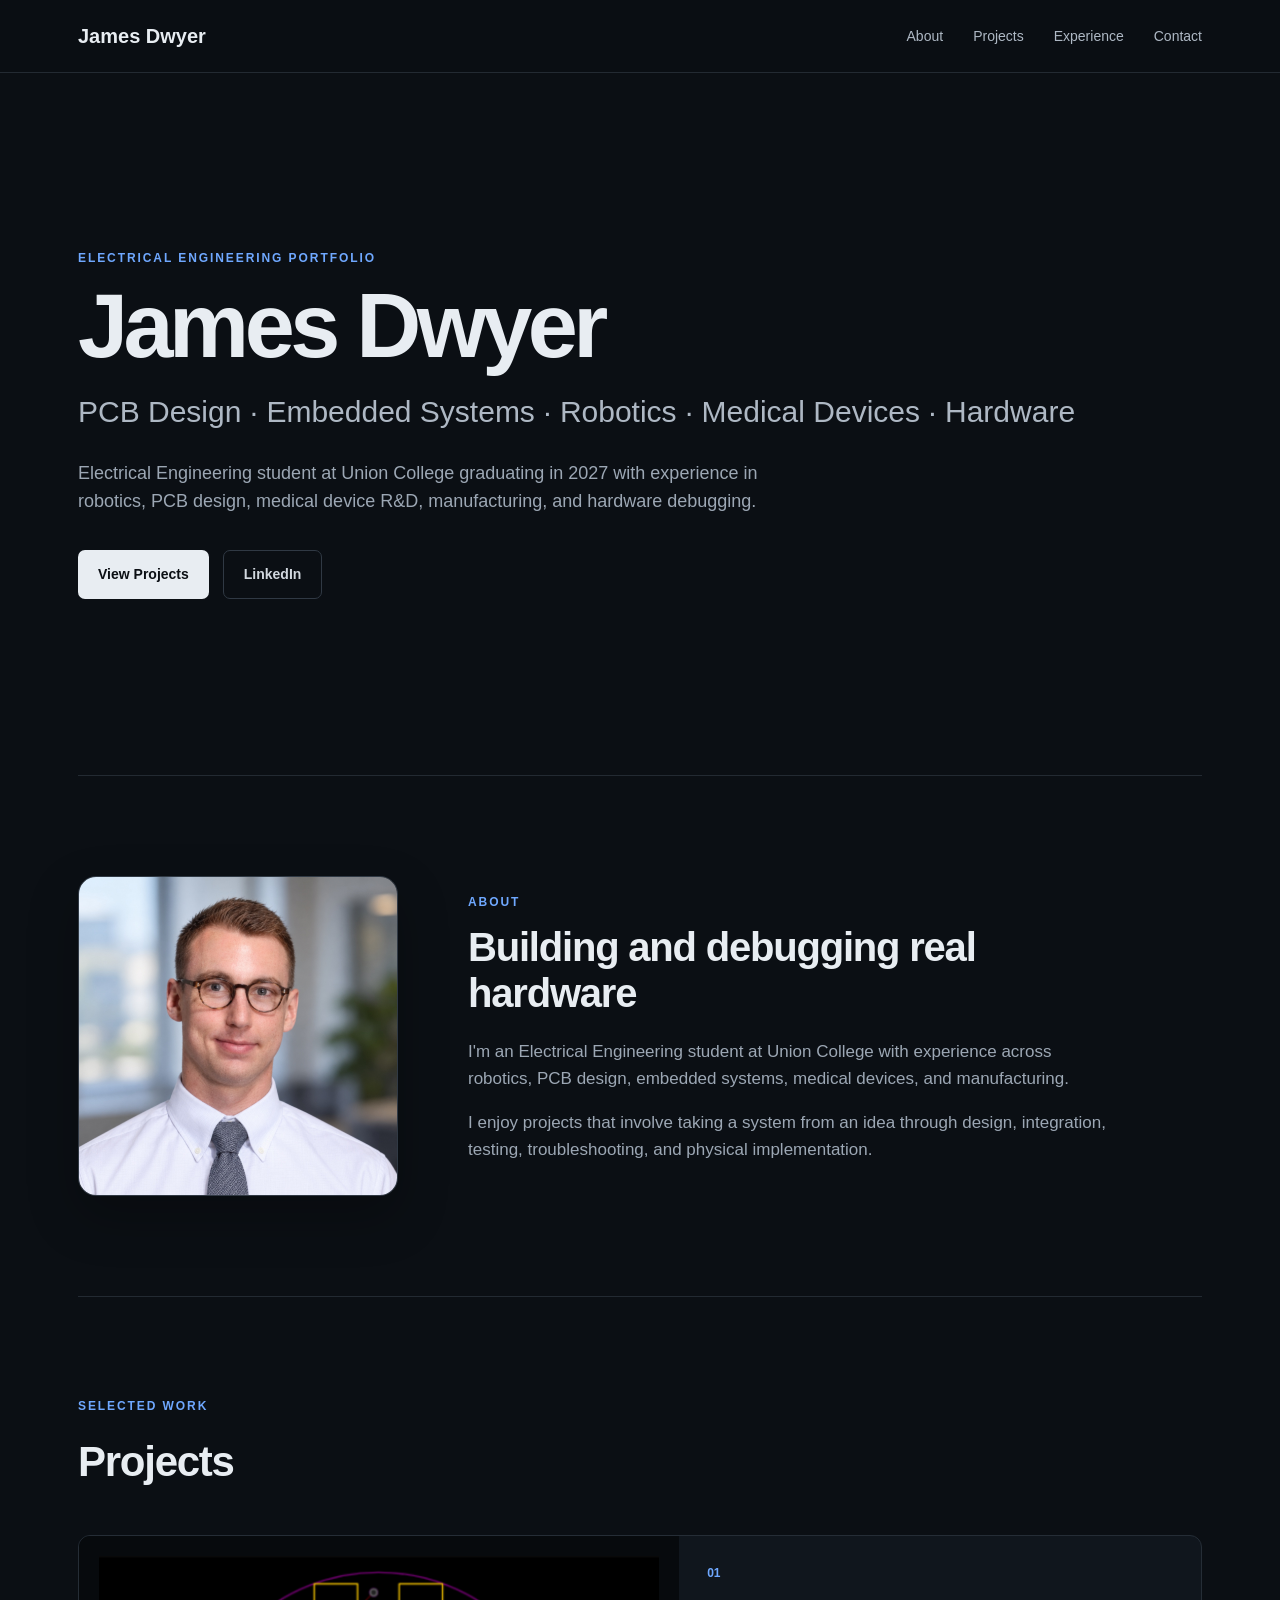
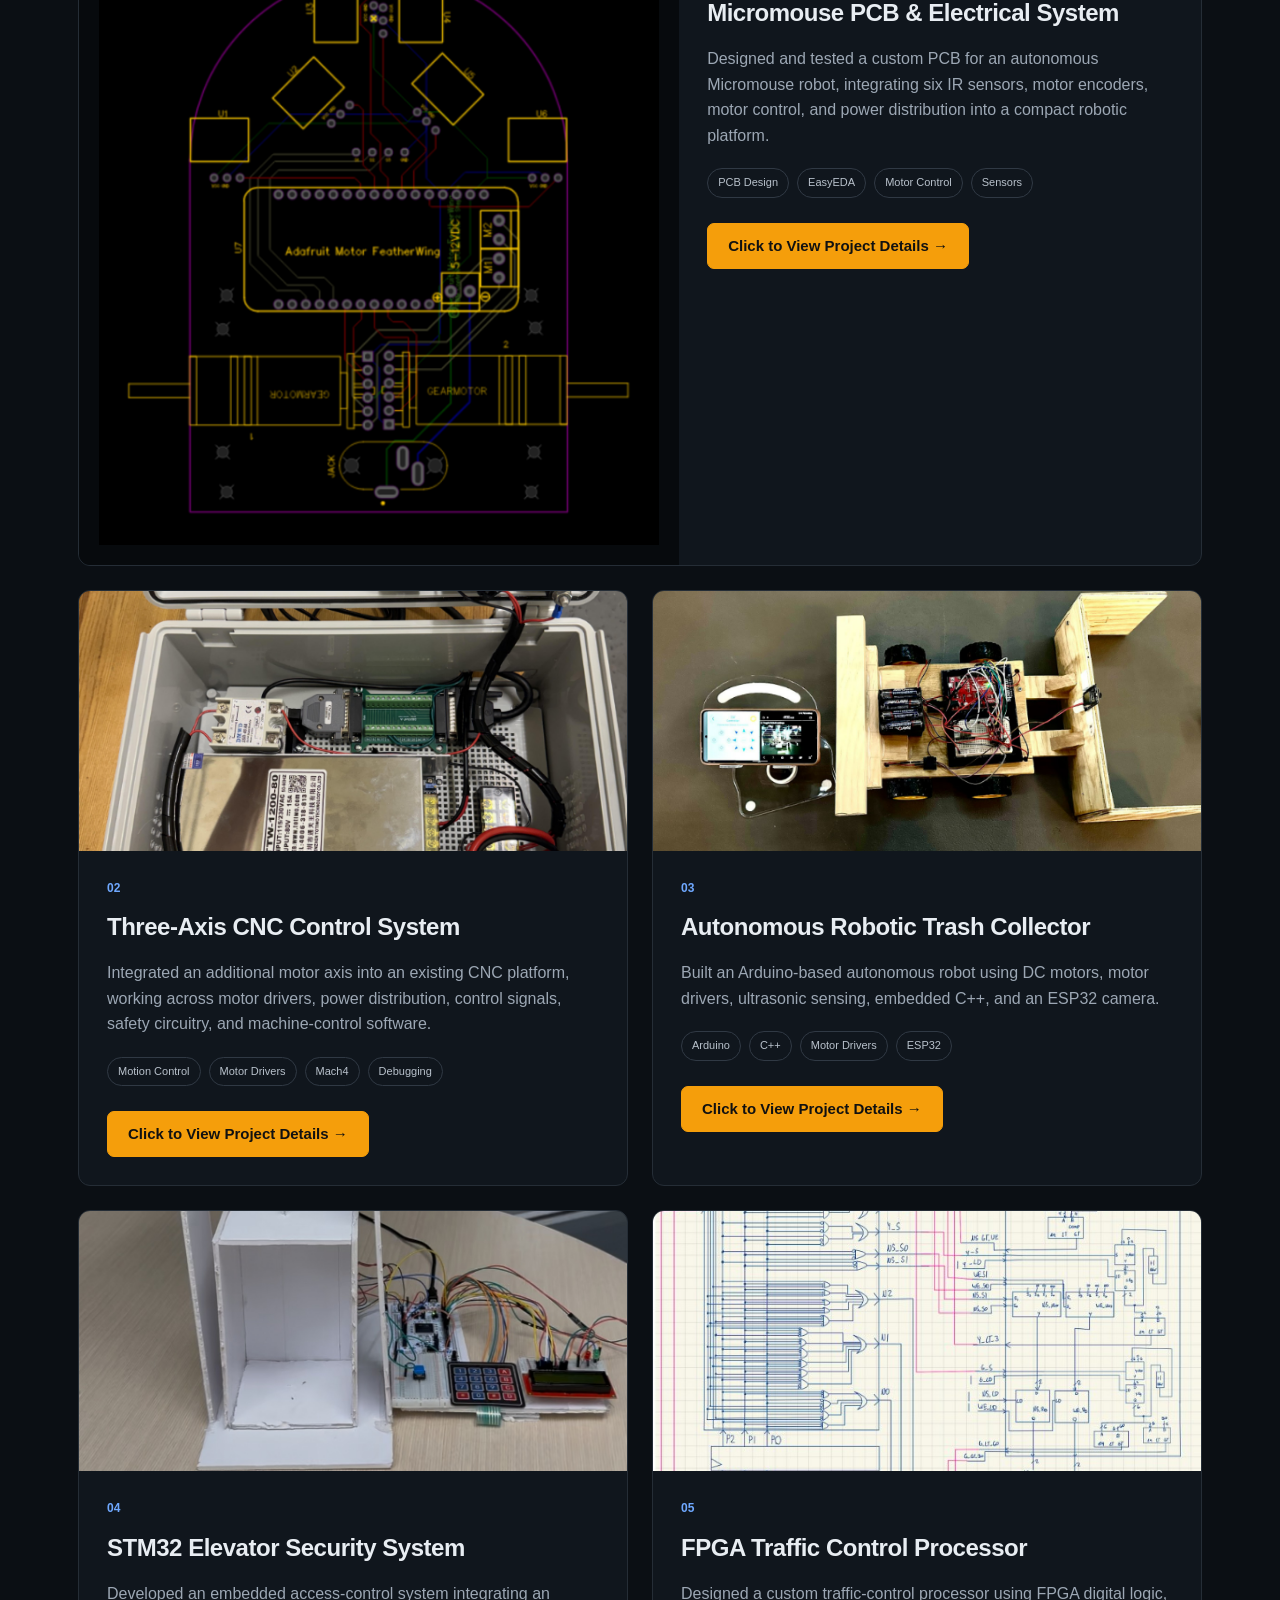
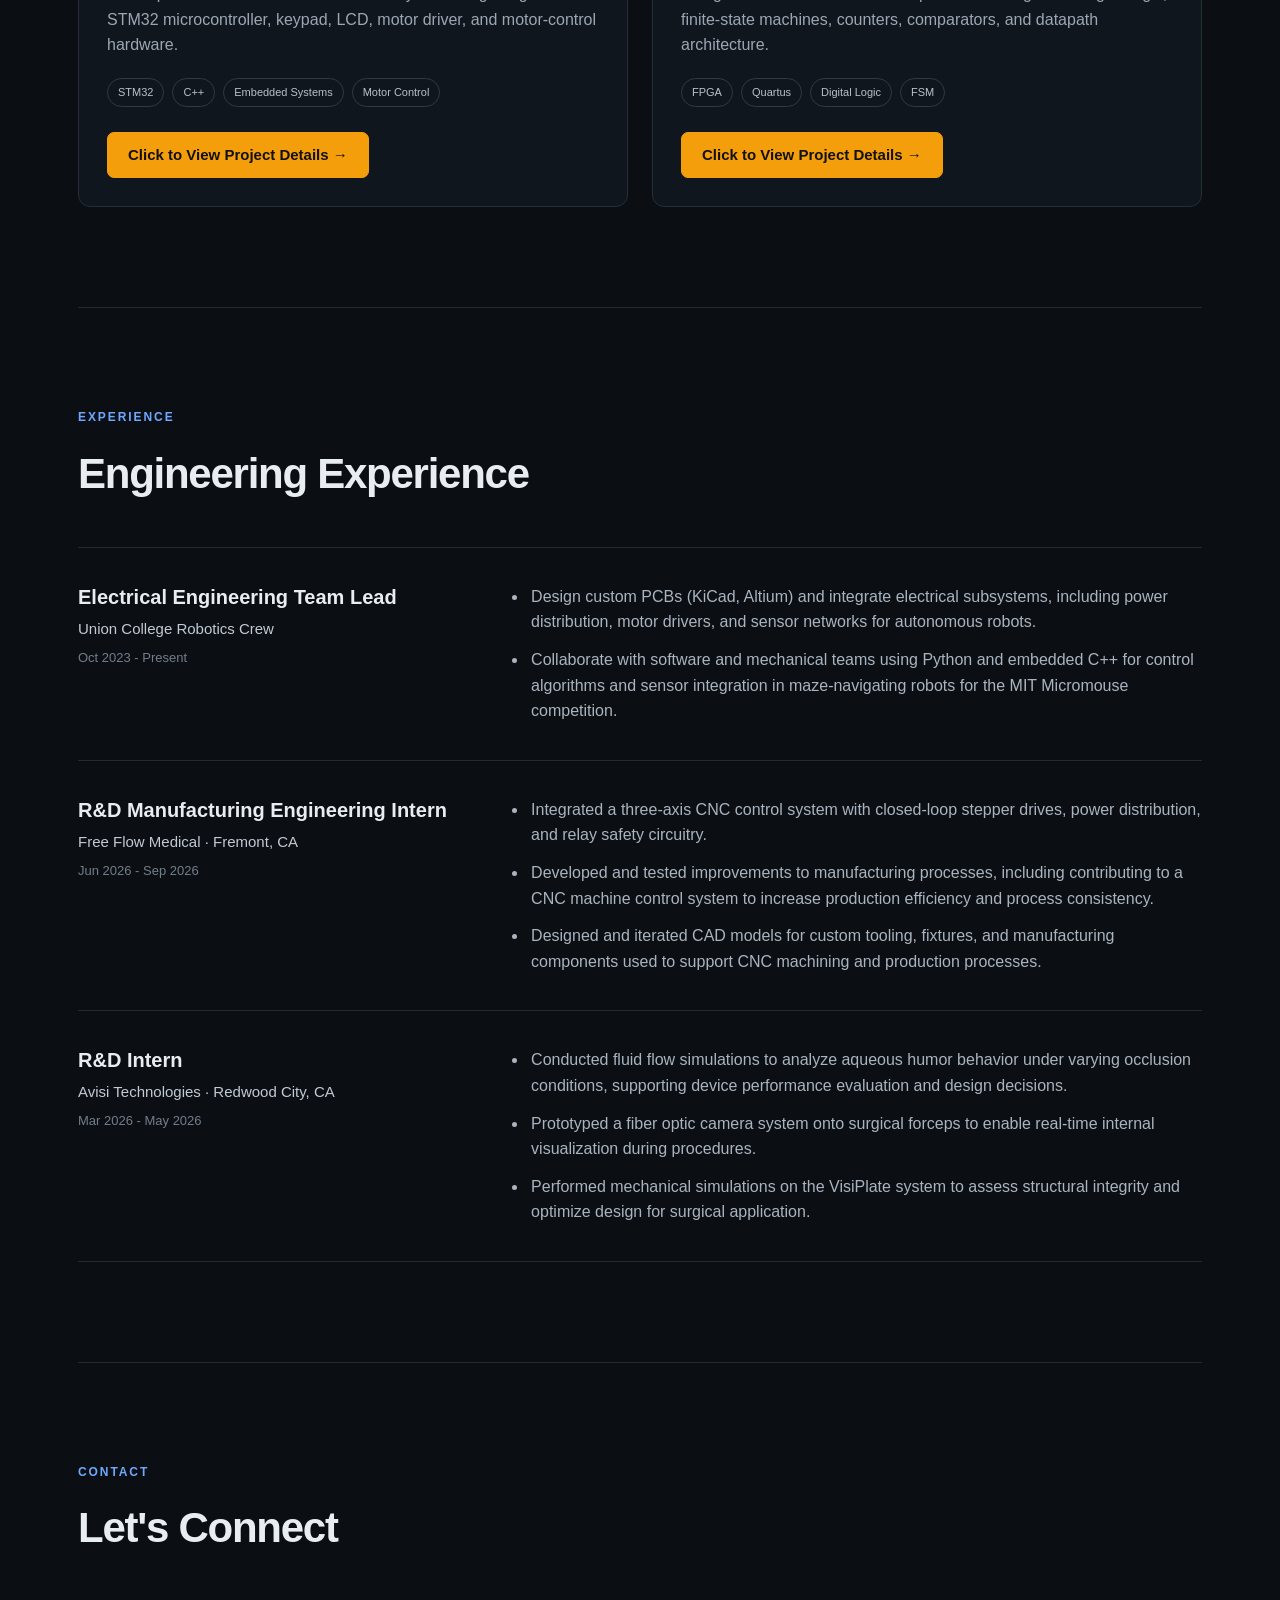
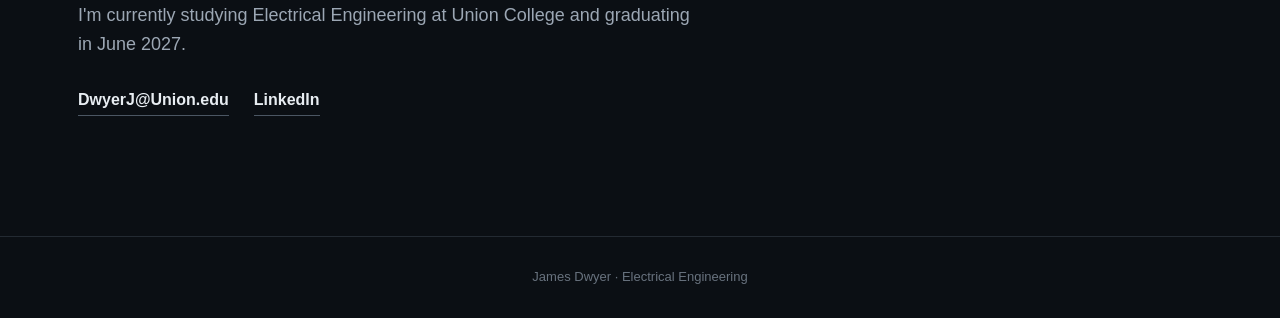
<file: index.html>
<!DOCTYPE html>
<html lang="en">

<head>
    <meta charset="UTF-8">
    <meta name="viewport" content="width=device-width, initial-scale=1.0">

    <title>James Dwyer | Electrical Engineering Portfolio</title>

    <link rel="stylesheet" href="style.css">
</head>

<body>

<header>

    <nav>

        <a href="/" class="logo">
            James Dwyer
        </a>

        <div class="nav-links">
            <a href="#about">About</a>
            <a href="#projects">Projects</a>
            <a href="#experience">Experience</a>
            <a href="#contact">Contact</a>
        </div>

    </nav>

</header>


<main>


    <!-- =========================
         HERO
    ========================== -->

    <section class="hero">

        <p class="eyebrow">
            ELECTRICAL ENGINEERING PORTFOLIO
        </p>

        <h1>
            James Dwyer
        </h1>

        <h2>
            PCB Design · Embedded Systems · Robotics · Medical Devices · Hardware
        </h2>

        <p class="hero-description">
            Electrical Engineering student at Union College graduating in 2027
            with experience in robotics, PCB design, medical device R&amp;D,
            manufacturing, and hardware debugging.
        </p>

        <div class="hero-buttons">

            <a
                href="#projects"
                class="button primary"
            >
                View Projects
            </a>

            <a
                href="https://www.linkedin.com/in/jamespatrickdwyer/"
                class="button secondary"
                target="_blank"
                rel="noopener noreferrer"
            >
                LinkedIn
            </a>

        </div>

    </section>



    <!-- =========================
         ABOUT / HEADSHOT
    ========================== -->

    <section
        id="about"
        class="about-section"
    >

        <div class="about-photo-wrapper">

            <img
                src="assets/james-dwyer-headshot.jpeg"
                alt="James Dwyer"
                class="about-photo"
            >

        </div>


        <div class="about-content">

            <p class="section-label">
                ABOUT
            </p>

            <h2>
                Building and debugging real hardware
            </h2>

            <p>
                I'm an Electrical Engineering student at Union College with
                experience across robotics, PCB design, embedded systems,
                medical devices, and manufacturing.
            </p>

            <p>
                I enjoy projects that involve taking a system from an idea
                through design, integration, testing, troubleshooting, and
                physical implementation.
            </p>

        </div>

    </section>



    <!-- =========================
         PROJECTS
    ========================== -->

    <section
        id="projects"
        class="projects-section"
    >

        <p class="section-label">
            SELECTED WORK
        </p>

        <h2>
            Projects
        </h2>


        <div class="project-grid">


            <!-- MICROMOUSE -->

            <article class="project-card featured">

                <img
                    src="assets/micromouse-pcb-layout.png"
                    alt="Micromouse PCB layout"
                >

                <div class="project-content">

                    <p class="project-number">
                        01
                    </p>

                    <h3>
                        Micromouse PCB &amp; Electrical System
                    </h3>

                    <p>
                        Designed and tested a custom PCB for an autonomous
                        Micromouse robot, integrating six IR sensors,
                        motor encoders, motor control, and power distribution
                        into a compact robotic platform.
                    </p>

                    <div class="tags">

                        <span>PCB Design</span>
                        <span>EasyEDA</span>
                        <span>Motor Control</span>
                        <span>Sensors</span>

                    </div>

                    <a
                        href="micromouse-pcb/"
                        class="project-link"
                    >
                        Click to View Project Details →
                    </a>

                </div>

            </article>



            <!-- CNC -->

            <article class="project-card">

                <img
                    src="assets/cnc-control-system.png"
                    alt="Three-axis CNC control system"
                >

                <div class="project-content">

                    <p class="project-number">
                        02
                    </p>

                    <h3>
                        Three-Axis CNC Control System
                    </h3>

                    <p>
                        Integrated an additional motor axis into an existing
                        CNC platform, working across motor drivers,
                        power distribution, control signals, safety circuitry,
                        and machine-control software.
                    </p>

                    <div class="tags">

                        <span>Motion Control</span>
                        <span>Motor Drivers</span>
                        <span>Mach4</span>
                        <span>Debugging</span>

                    </div>

                    <a
                        href="cnc-control-system/"
                        class="project-link"
                    >
                        Click to View Project Details →
                    </a>

                </div>

            </article>



            <!-- ROBOTIC TRASH COLLECTOR -->

            <article class="project-card">

                <img
                    src="assets/robotic-trash-collector.png"
                    alt="Autonomous robotic trash collector"
                >

                <div class="project-content">

                    <p class="project-number">
                        03
                    </p>

                    <h3>
                        Autonomous Robotic Trash Collector
                    </h3>

                    <p>
                        Built an Arduino-based autonomous robot using
                        DC motors, motor drivers, ultrasonic sensing,
                        embedded C++, and an ESP32 camera.
                    </p>

                    <div class="tags">

                        <span>Arduino</span>
                        <span>C++</span>
                        <span>Motor Drivers</span>
                        <span>ESP32</span>

                    </div>

                    <a
                        href="https://dwyerjd.github.io/roboticTrash-collector/"
                        class="project-link"
                        target="_blank"
                        rel="noopener noreferrer"
                    >
                        Click to View Project Details →
                    </a>

                </div>

            </article>



            <!-- ELEVATOR -->

            <article class="project-card">

                <img
                    src="assets/elevator-project.jpg"
                    alt="STM32 elevator security system"
                >

                <div class="project-content">

                    <p class="project-number">
                        04
                    </p>

                    <h3>
                        STM32 Elevator Security System
                    </h3>

                    <p>
                        Developed an embedded access-control system integrating
                        an STM32 microcontroller, keypad, LCD, motor driver,
                        and motor-control hardware.
                    </p>

                    <div class="tags">

                        <span>STM32</span>
                        <span>C++</span>
                        <span>Embedded Systems</span>
                        <span>Motor Control</span>

                    </div>

                    <a
                        href="https://dwyerjd.github.io/elevator-security/"
                        class="project-link"
                        target="_blank"
                        rel="noopener noreferrer"
                    >
                        Click to View Project Details →
                    </a>

                </div>

            </article>



            <!-- FPGA -->

            <article class="project-card">

                <img
                    src="assets/traffic-processor.jpg"
                    alt="FPGA traffic control processor"
                >

                <div class="project-content">

                    <p class="project-number">
                        05
                    </p>

                    <h3>
                        FPGA Traffic Control Processor
                    </h3>

                    <p>
                        Designed a custom traffic-control processor using
                        FPGA digital logic, finite-state machines,
                        counters, comparators, and datapath architecture.
                    </p>

                    <div class="tags">

                        <span>FPGA</span>
                        <span>Quartus</span>
                        <span>Digital Logic</span>
                        <span>FSM</span>

                    </div>

                    <a
                        href="https://dwyerjd.github.io/traffic-processor/"
                        class="project-link"
                        target="_blank"
                        rel="noopener noreferrer"
                    >
                        Click to View Project Details →
                    </a>

                </div>

            </article>


        </div>

    </section>



    <!-- =========================
         EXPERIENCE
    ========================== -->

    <section
        id="experience"
        class="experience-section"
    >

        <p class="section-label">
            EXPERIENCE
        </p>

        <h2>
            Engineering Experience
        </h2>


        <!-- UNION COLLEGE ROBOTICS -->

        <div class="experience-item">

            <div class="experience-left">

                <h3>
                    Electrical Engineering Team Lead
                </h3>

                <p class="experience-company">
                    Union College Robotics Crew
                </p>

                <p class="experience-date">
                    Oct 2023 - Present
                </p>

            </div>


            <ul class="experience-bullets">

                <li>
                    Design custom PCBs (KiCad, Altium) and integrate electrical subsystems,
                    including power distribution, motor drivers, and sensor networks for autonomous robots.
                </li>

                <li>
                    Collaborate with software and mechanical teams using Python and embedded C++
                    for control algorithms and sensor integration in maze-navigating robots for the MIT
                    Micromouse competition.
                </li>

            </ul>

        </div>



        <!-- FREE FLOW MEDICAL -->

        <div class="experience-item">

            <div class="experience-left">

                <h3>
                    R&amp;D Manufacturing Engineering Intern
                </h3>

                <p class="experience-company">
                    Free Flow Medical · Fremont, CA
                </p>

                <p class="experience-date">
                    Jun 2026 - Sep 2026
                </p>

            </div>


            <ul class="experience-bullets">

                <li>
                    Integrated a three-axis CNC control system with closed-loop stepper drives,
                    power distribution, and relay safety circuitry.
                </li>

                <li>
                    Developed and tested improvements to manufacturing processes, including contributing
                    to a CNC machine control system to increase production efficiency and process consistency.
                </li>

                <li>
                    Designed and iterated CAD models for custom tooling, fixtures, and manufacturing
                    components used to support CNC machining and production processes.
                </li>

            </ul>

        </div>



        <!-- AVISI -->

        <div class="experience-item">

            <div class="experience-left">

                <h3>
                    R&amp;D Intern
                </h3>

                <p class="experience-company">
                    Avisi Technologies · Redwood City, CA
                </p>

                <p class="experience-date">
                    Mar 2026 - May 2026
                </p>

            </div>


            <ul class="experience-bullets">

                <li>
                    Conducted fluid flow simulations to analyze aqueous humor behavior under varying
                    occlusion conditions, supporting device performance evaluation and design decisions.
                </li>

                <li>
                    Prototyped a fiber optic camera system onto surgical forceps to enable real-time
                    internal visualization during procedures.
                </li>

                <li>
                    Performed mechanical simulations on the VisiPlate system to assess structural
                    integrity and optimize design for surgical application.
                </li>

            </ul>

        </div>


    </section>



    <!-- =========================
         CONTACT
    ========================== -->

    <section
        id="contact"
        class="contact-section"
    >

        <p class="section-label">
            CONTACT
        </p>

        <h2>
            Let's Connect
        </h2>

        <p>
            I'm currently studying Electrical Engineering at Union College
            and graduating in June 2027.
        </p>


        <div class="contact-links">

            <a href="mailto:DwyerJ@Union.edu">
                DwyerJ@Union.edu
            </a>

            <a
                href="https://www.linkedin.com/in/jamespatrickdwyer/"
                target="_blank"
                rel="noopener noreferrer"
            >
                LinkedIn
            </a>

        </div>

    </section>


</main>



<footer>

    <p>
        James Dwyer · Electrical Engineering
    </p>

</footer>


</body>

</html>
</file>
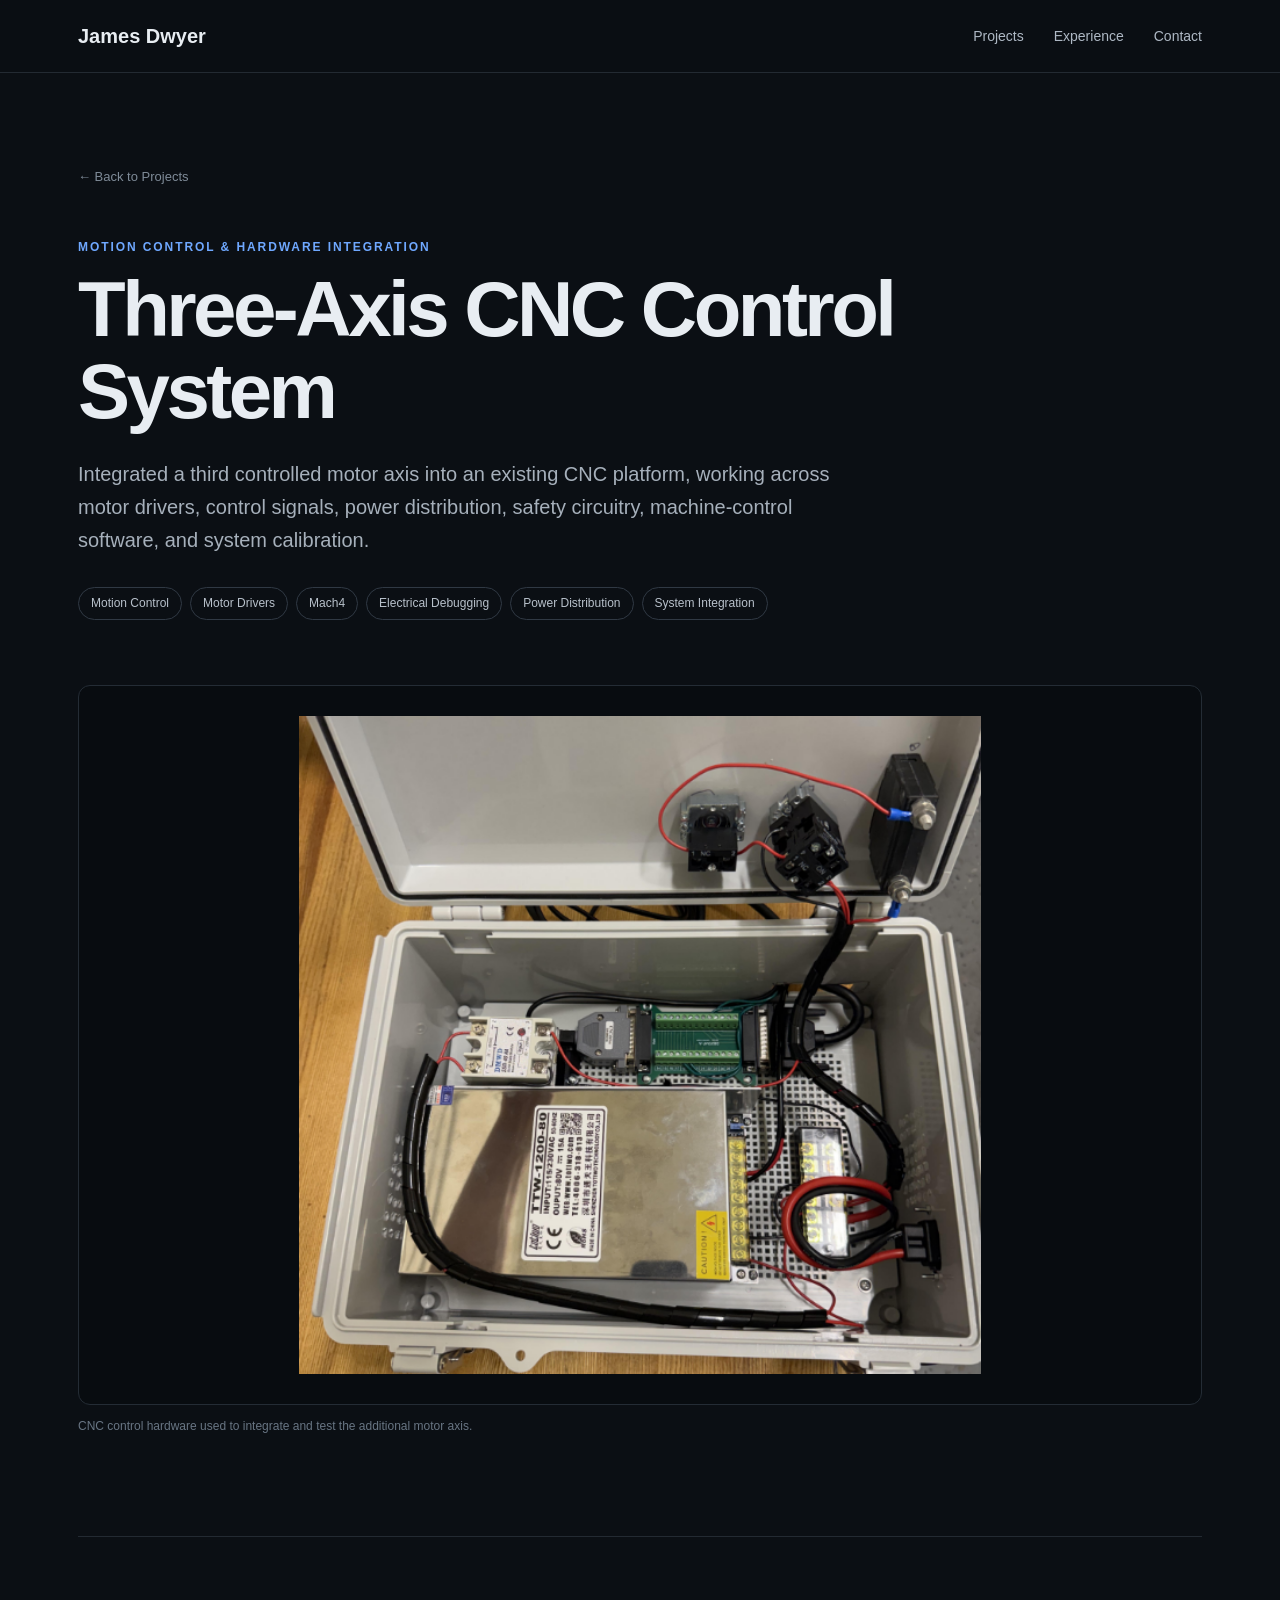
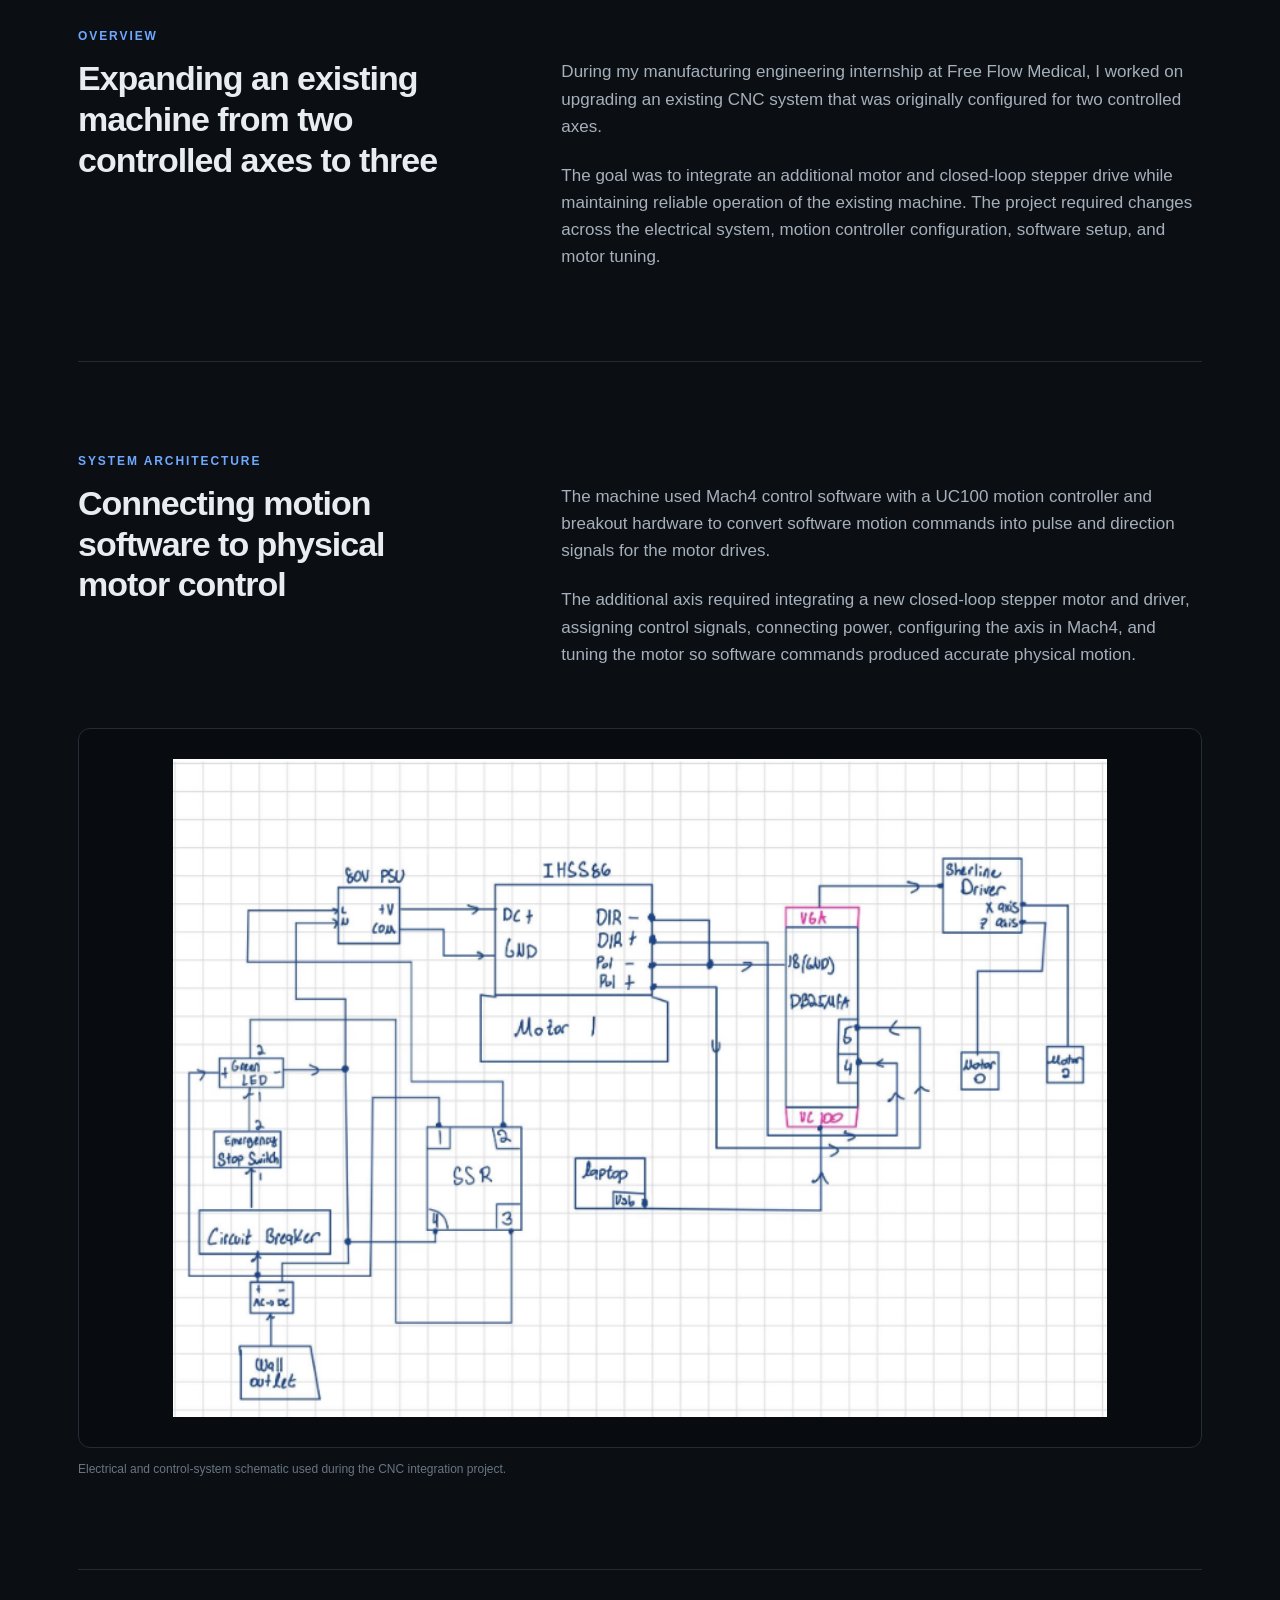
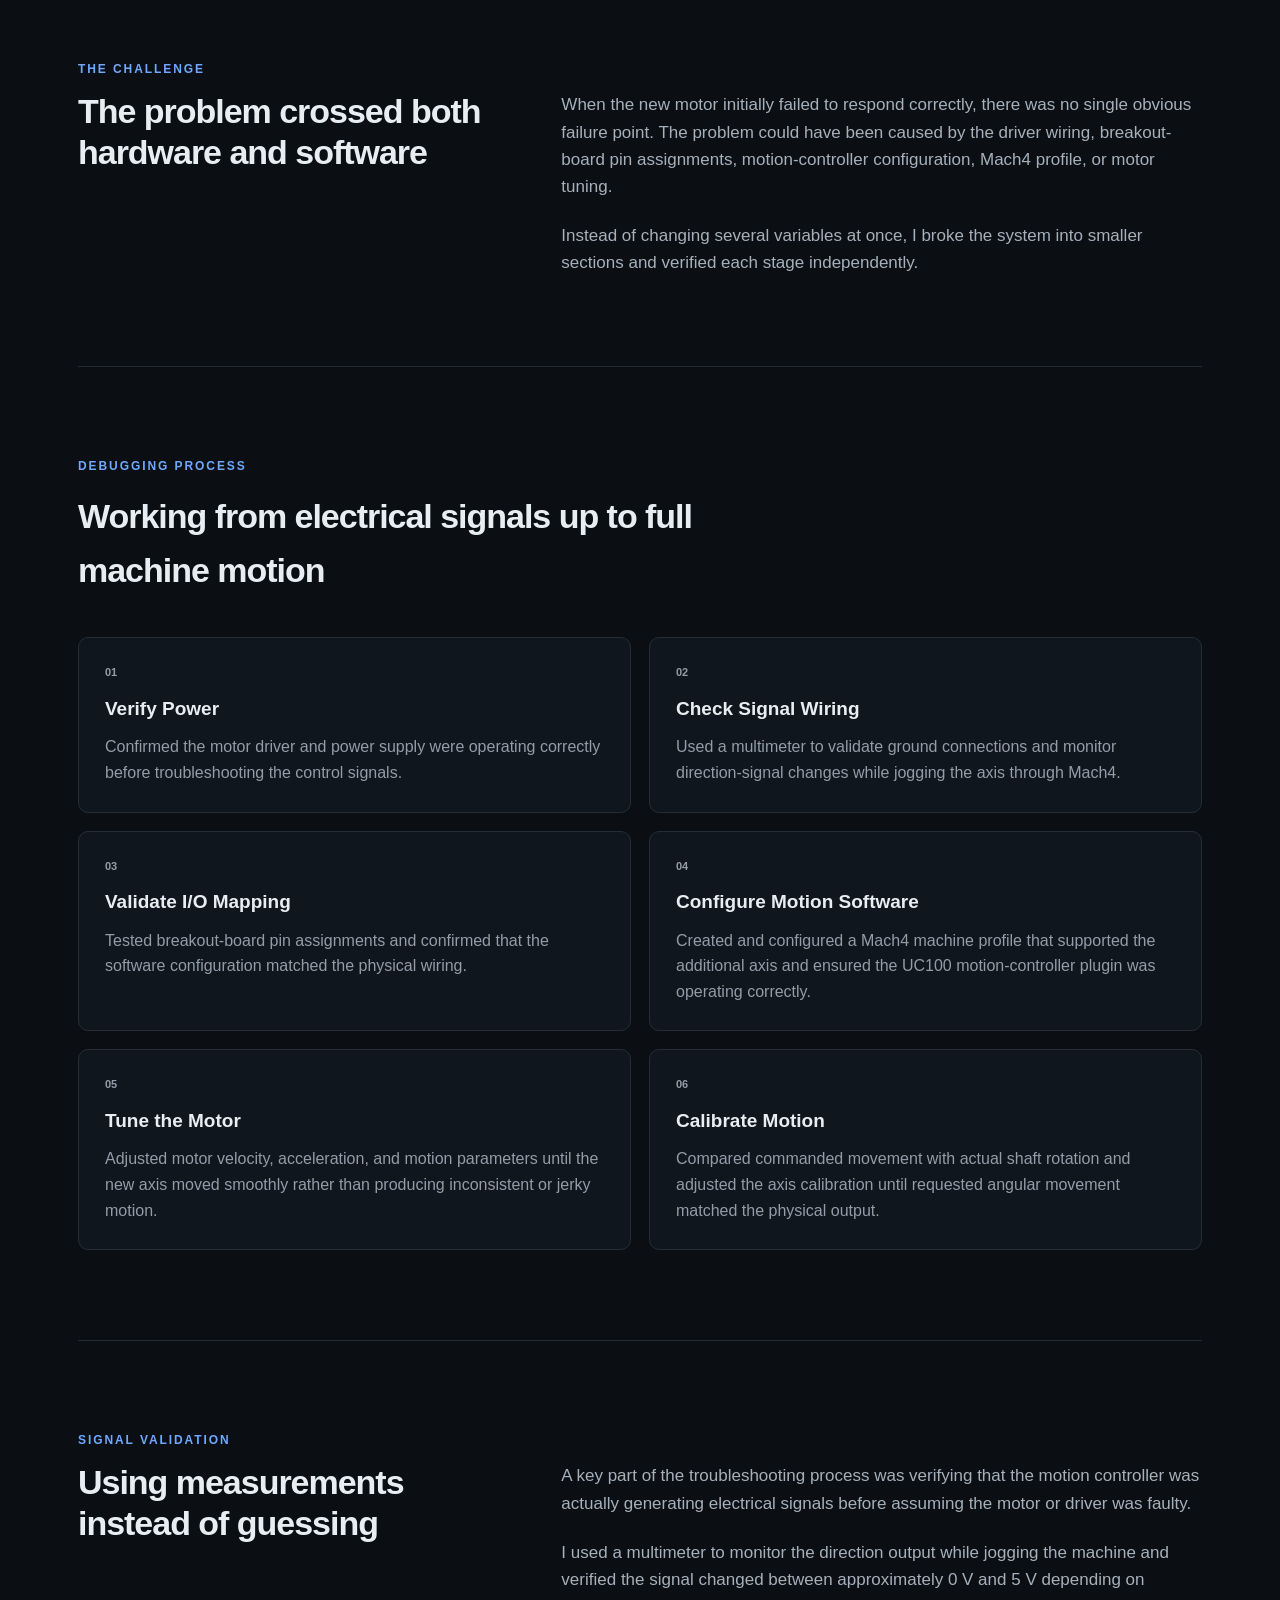
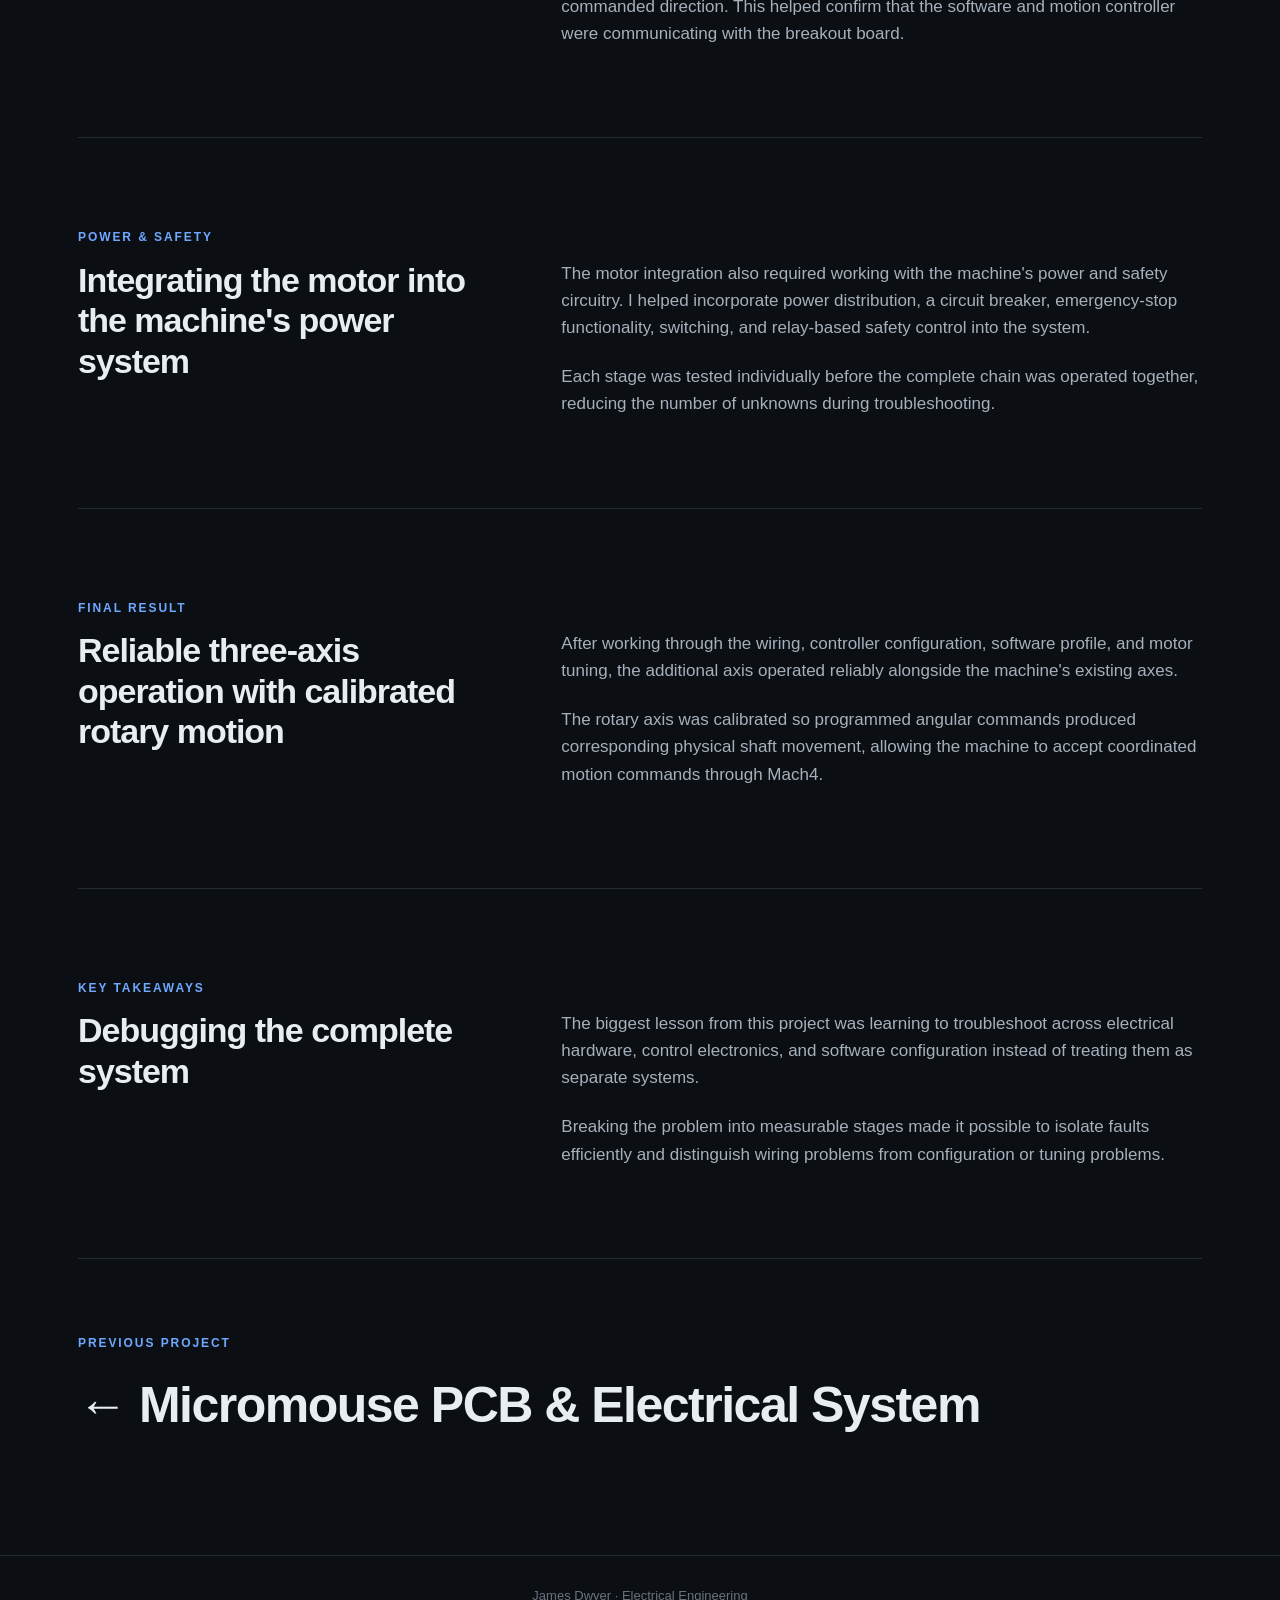
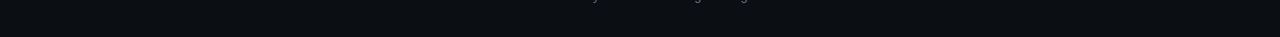
<file: cnc-control-system/index.html>
<!DOCTYPE html>
<html lang="en">

<head>
    <meta charset="UTF-8">
    <meta name="viewport" content="width=device-width, initial-scale=1.0">

    <title>CNC Control System | James Dwyer</title>

    <link rel="stylesheet" href="../style.css">
</head>

<body>

<header>
    <nav>
        <a href="../" class="logo">James Dwyer</a>

        <div class="nav-links">
            <a href="../#projects">Projects</a>
            <a href="../#experience">Experience</a>
            <a href="../#contact">Contact</a>
        </div>
    </nav>
</header>


<main class="project-page">

    <!-- HERO -->

    <section class="project-hero">

        <a href="../#projects" class="back-link">
            ← Back to Projects
        </a>

        <p class="eyebrow">
            MOTION CONTROL &amp; HARDWARE INTEGRATION
        </p>

        <h1>
            Three-Axis CNC Control System
        </h1>

        <p class="project-hero-description">
            Integrated a third controlled motor axis into an existing CNC platform,
            working across motor drivers, control signals, power distribution,
            safety circuitry, machine-control software, and system calibration.
        </p>

        <div class="project-tags">
            <span>Motion Control</span>
            <span>Motor Drivers</span>
            <span>Mach4</span>
            <span>Electrical Debugging</span>
            <span>Power Distribution</span>
            <span>System Integration</span>
        </div>

    </section>


    <!-- MAIN IMAGE -->

    <section class="project-feature-image">

        <img
            src="../assets/cnc-control-system.png"
            alt="Three-axis CNC control system"
        >

        <p class="image-caption">
            CNC control hardware used to integrate and test the additional motor axis.
        </p>

    </section>


    <!-- OVERVIEW -->

    <section class="project-detail-section">

        <p class="section-label">
            OVERVIEW
        </p>

        <div class="project-section-grid">

            <h2>
                Expanding an existing machine from two controlled axes to three
            </h2>

            <div class="project-section-copy">

                <p>
                    During my manufacturing engineering internship at Free Flow Medical,
                    I worked on upgrading an existing CNC system that was originally
                    configured for two controlled axes.
                </p>

                <p>
                    The goal was to integrate an additional motor and closed-loop
                    stepper drive while maintaining reliable operation of the existing
                    machine. The project required changes across the electrical system,
                    motion controller configuration, software setup, and motor tuning.
                </p>

            </div>

        </div>

    </section>


    <!-- SYSTEM ARCHITECTURE -->

    <section class="project-detail-section">

        <p class="section-label">
            SYSTEM ARCHITECTURE
        </p>

        <div class="project-section-grid">

            <h2>
                Connecting motion software to physical motor control
            </h2>

            <div class="project-section-copy">

                <p>
                    The machine used Mach4 control software with a UC100 motion
                    controller and breakout hardware to convert software motion
                    commands into pulse and direction signals for the motor drives.
                </p>

                <p>
                    The additional axis required integrating a new closed-loop stepper
                    motor and driver, assigning control signals, connecting power,
                    configuring the axis in Mach4, and tuning the motor so software
                    commands produced accurate physical motion.
                </p>

            </div>

        </div>


        <div class="project-wide-image">

            <img
                src="../assets/cnc-control-system-schematic.png"
                alt="CNC control system electrical schematic"
            >

            <p class="image-caption">
                Electrical and control-system schematic used during the CNC integration project.
            </p>

        </div>

    </section>


    <!-- CHALLENGE -->

    <section class="project-detail-section">

        <p class="section-label">
            THE CHALLENGE
        </p>

        <div class="project-section-grid">

            <h2>
                The problem crossed both hardware and software
            </h2>

            <div class="project-section-copy">

                <p>
                    When the new motor initially failed to respond correctly, there
                    was no single obvious failure point. The problem could have been
                    caused by the driver wiring, breakout-board pin assignments,
                    motion-controller configuration, Mach4 profile, or motor tuning.
                </p>

                <p>
                    Instead of changing several variables at once, I broke the system
                    into smaller sections and verified each stage independently.
                </p>

            </div>

        </div>

    </section>


    <!-- DEBUGGING -->

    <section class="project-detail-section">

        <p class="section-label">
            DEBUGGING PROCESS
        </p>

        <h2 class="process-title">
            Working from electrical signals up to full machine motion
        </h2>


        <div class="process-grid">

            <div class="process-card">

                <p class="process-number">
                    01
                </p>

                <h3>
                    Verify Power
                </h3>

                <p>
                    Confirmed the motor driver and power supply were operating
                    correctly before troubleshooting the control signals.
                </p>

            </div>


            <div class="process-card">

                <p class="process-number">
                    02
                </p>

                <h3>
                    Check Signal Wiring
                </h3>

                <p>
                    Used a multimeter to validate ground connections and monitor
                    direction-signal changes while jogging the axis through Mach4.
                </p>

            </div>


            <div class="process-card">

                <p class="process-number">
                    03
                </p>

                <h3>
                    Validate I/O Mapping
                </h3>

                <p>
                    Tested breakout-board pin assignments and confirmed that the
                    software configuration matched the physical wiring.
                </p>

            </div>


            <div class="process-card">

                <p class="process-number">
                    04
                </p>

                <h3>
                    Configure Motion Software
                </h3>

                <p>
                    Created and configured a Mach4 machine profile that supported
                    the additional axis and ensured the UC100 motion-controller
                    plugin was operating correctly.
                </p>

            </div>


            <div class="process-card">

                <p class="process-number">
                    05
                </p>

                <h3>
                    Tune the Motor
                </h3>

                <p>
                    Adjusted motor velocity, acceleration, and motion parameters
                    until the new axis moved smoothly rather than producing
                    inconsistent or jerky motion.
                </p>

            </div>


            <div class="process-card">

                <p class="process-number">
                    06
                </p>

                <h3>
                    Calibrate Motion
                </h3>

                <p>
                    Compared commanded movement with actual shaft rotation and
                    adjusted the axis calibration until requested angular movement
                    matched the physical output.
                </p>

            </div>

        </div>

    </section>


    <!-- SIGNAL VALIDATION -->

    <section class="project-detail-section">

        <p class="section-label">
            SIGNAL VALIDATION
        </p>

        <div class="project-section-grid">

            <h2>
                Using measurements instead of guessing
            </h2>

            <div class="project-section-copy">

                <p>
                    A key part of the troubleshooting process was verifying that
                    the motion controller was actually generating electrical
                    signals before assuming the motor or driver was faulty.
                </p>

                <p>
                    I used a multimeter to monitor the direction output while
                    jogging the machine and verified the signal changed between
                    approximately 0 V and 5 V depending on commanded direction.
                    This helped confirm that the software and motion controller
                    were communicating with the breakout board.
                </p>

            </div>

        </div>

    </section>


    <!-- SAFETY -->

    <section class="project-detail-section">

        <p class="section-label">
            POWER &amp; SAFETY
        </p>

        <div class="project-section-grid">

            <h2>
                Integrating the motor into the machine's power system
            </h2>

            <div class="project-section-copy">

                <p>
                    The motor integration also required working with the machine's
                    power and safety circuitry. I helped incorporate power distribution,
                    a circuit breaker, emergency-stop functionality, switching, and
                    relay-based safety control into the system.
                </p>

                <p>
                    Each stage was tested individually before the complete chain was
                    operated together, reducing the number of unknowns during troubleshooting.
                </p>

            </div>

        </div>

    </section>


    <!-- RESULT -->

    <section class="project-detail-section project-result">

        <p class="section-label">
            FINAL RESULT
        </p>

        <div class="project-section-grid">

            <h2>
                Reliable three-axis operation with calibrated rotary motion
            </h2>

            <div class="project-section-copy">

                <p>
                    After working through the wiring, controller configuration,
                    software profile, and motor tuning, the additional axis operated
                    reliably alongside the machine's existing axes.
                </p>

                <p>
                    The rotary axis was calibrated so programmed angular commands
                    produced corresponding physical shaft movement, allowing the
                    machine to accept coordinated motion commands through Mach4.
                </p>

            </div>

        </div>

    </section>


    <!-- TAKEAWAYS -->

    <section class="project-detail-section">

        <p class="section-label">
            KEY TAKEAWAYS
        </p>

        <div class="project-section-grid">

            <h2>
                Debugging the complete system
            </h2>

            <div class="project-section-copy">

                <p>
                    The biggest lesson from this project was learning to troubleshoot
                    across electrical hardware, control electronics, and software
                    configuration instead of treating them as separate systems.
                </p>

                <p>
                    Breaking the problem into measurable stages made it possible to
                    isolate faults efficiently and distinguish wiring problems from
                    configuration or tuning problems.
                </p>

            </div>

        </div>

    </section>


    <!-- NEXT -->

    <section class="next-project-section">

        <p class="section-label">
            PREVIOUS PROJECT
        </p>

        <a href="../micromouse-pcb/">
            <h2>
                ← Micromouse PCB &amp; Electrical System
            </h2>
        </a>

    </section>

</main>


<footer>
    <p>
        James Dwyer · Electrical Engineering
    </p>
</footer>

</body>

</html>
</file>
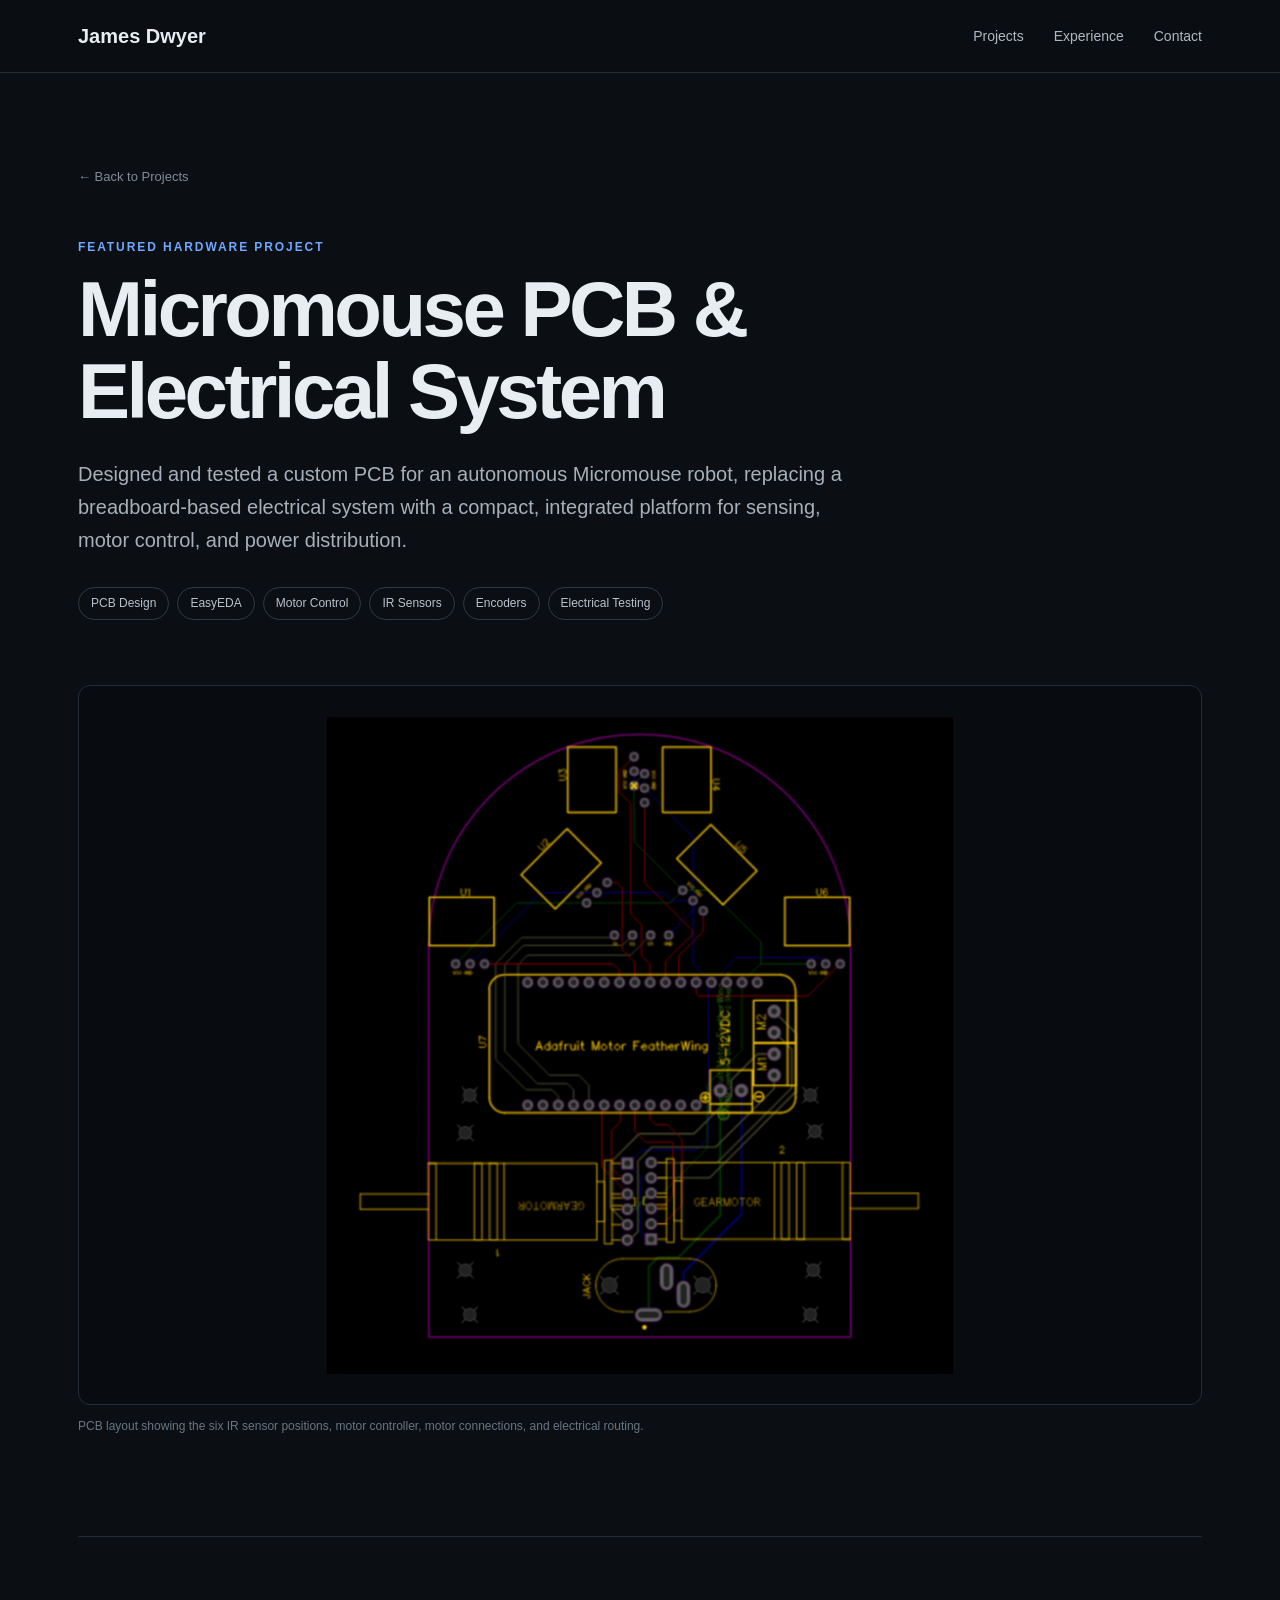
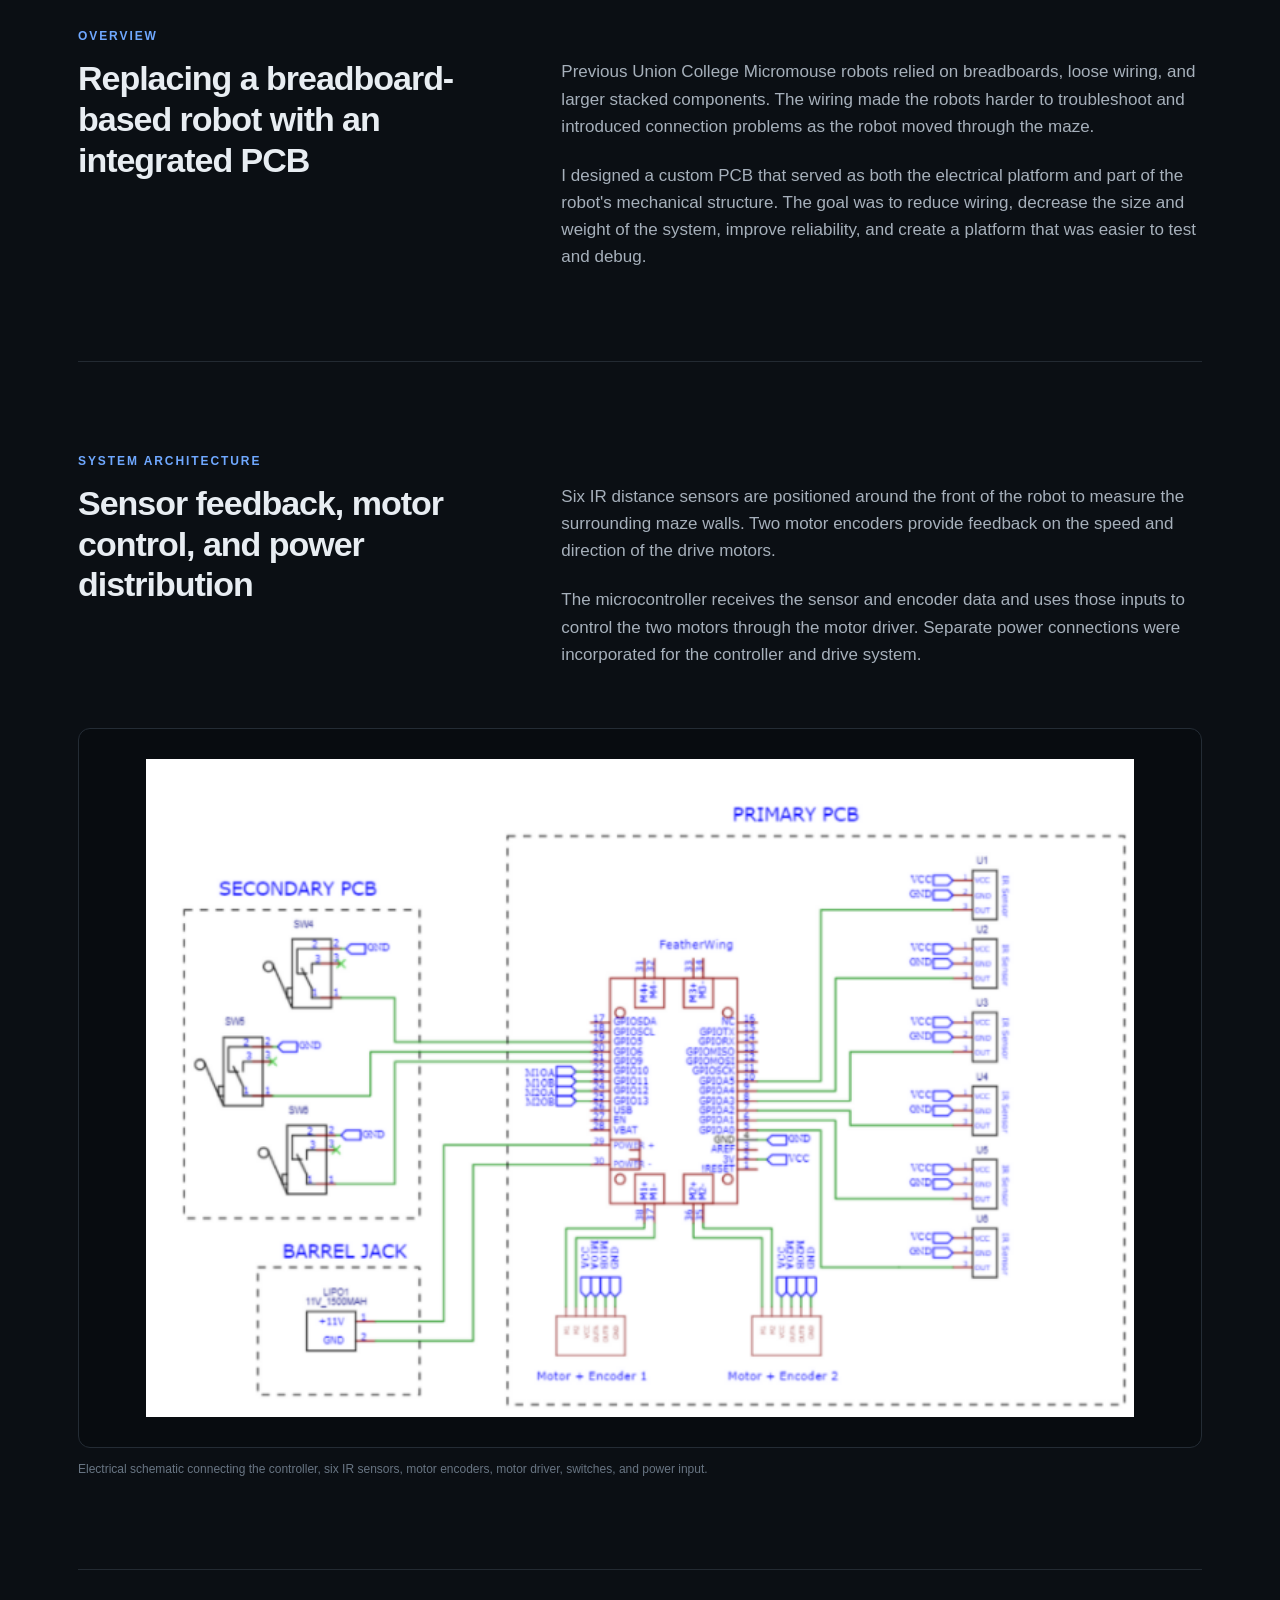
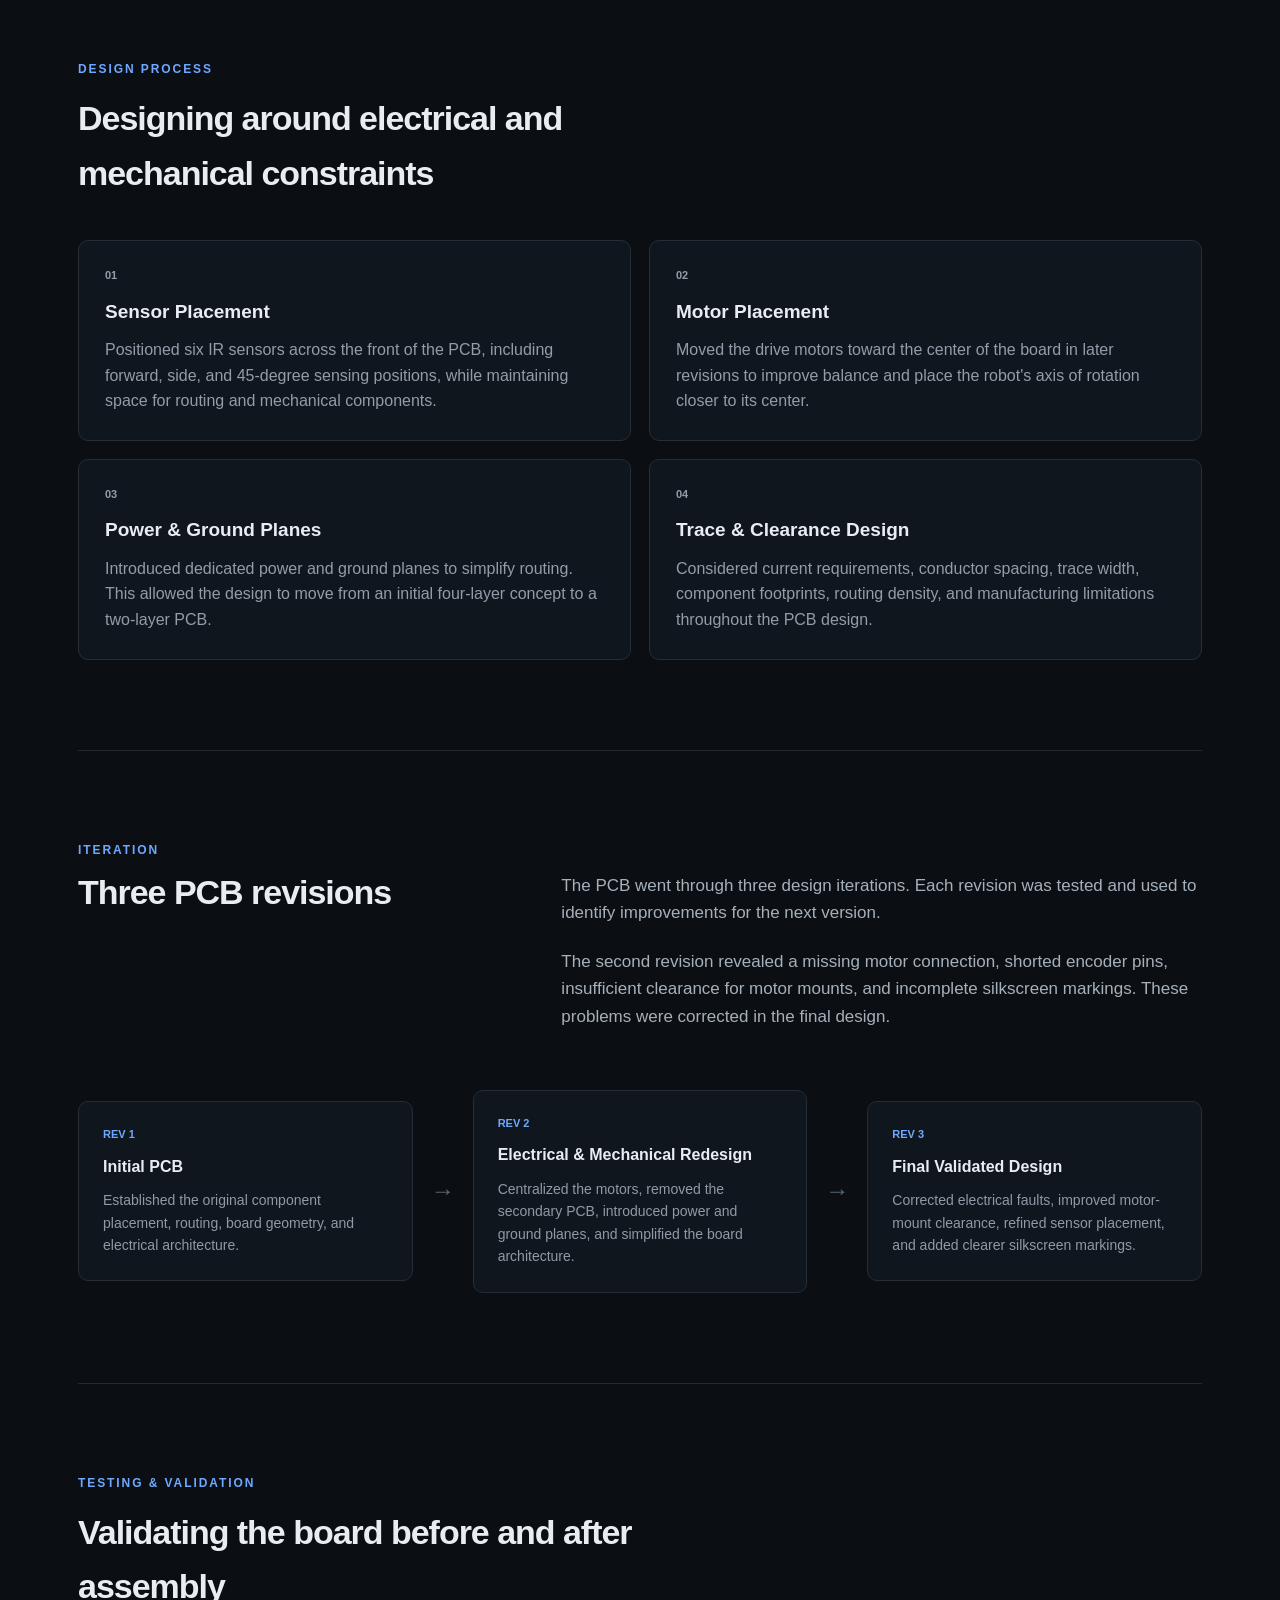
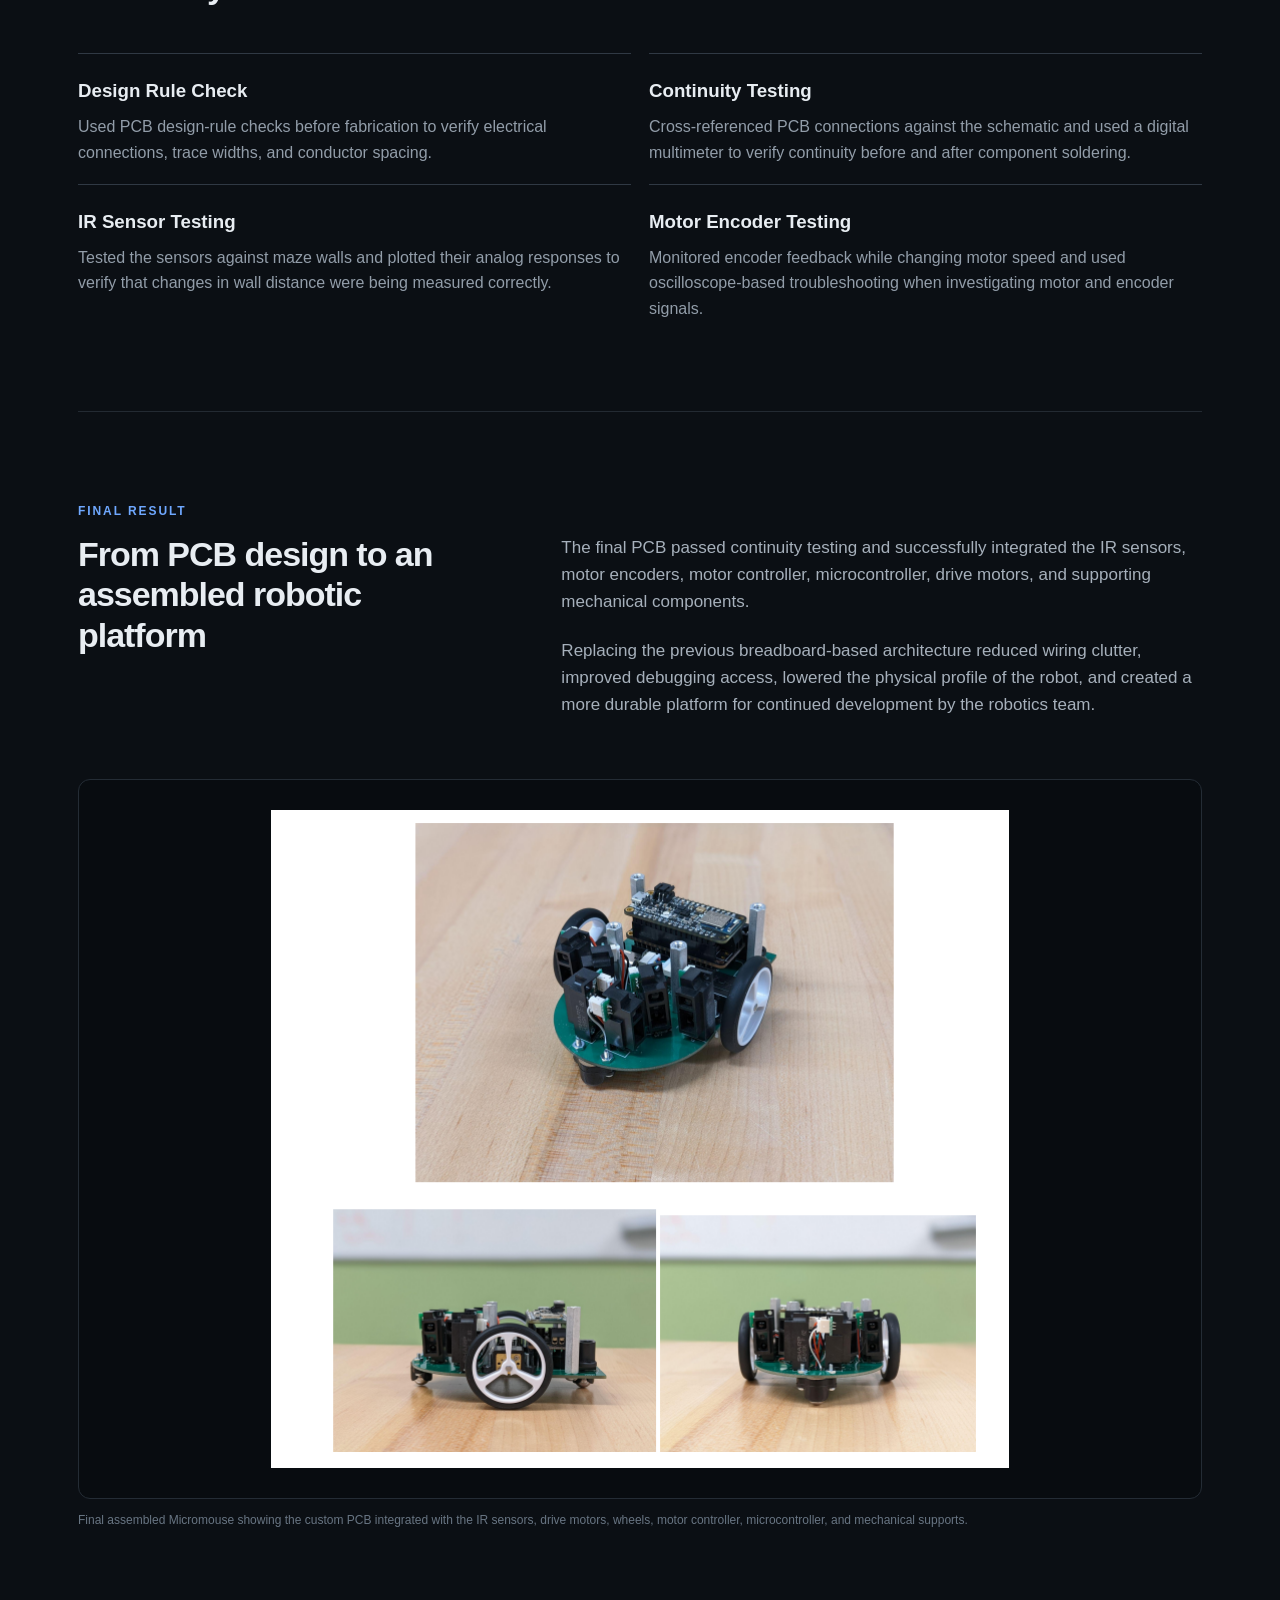
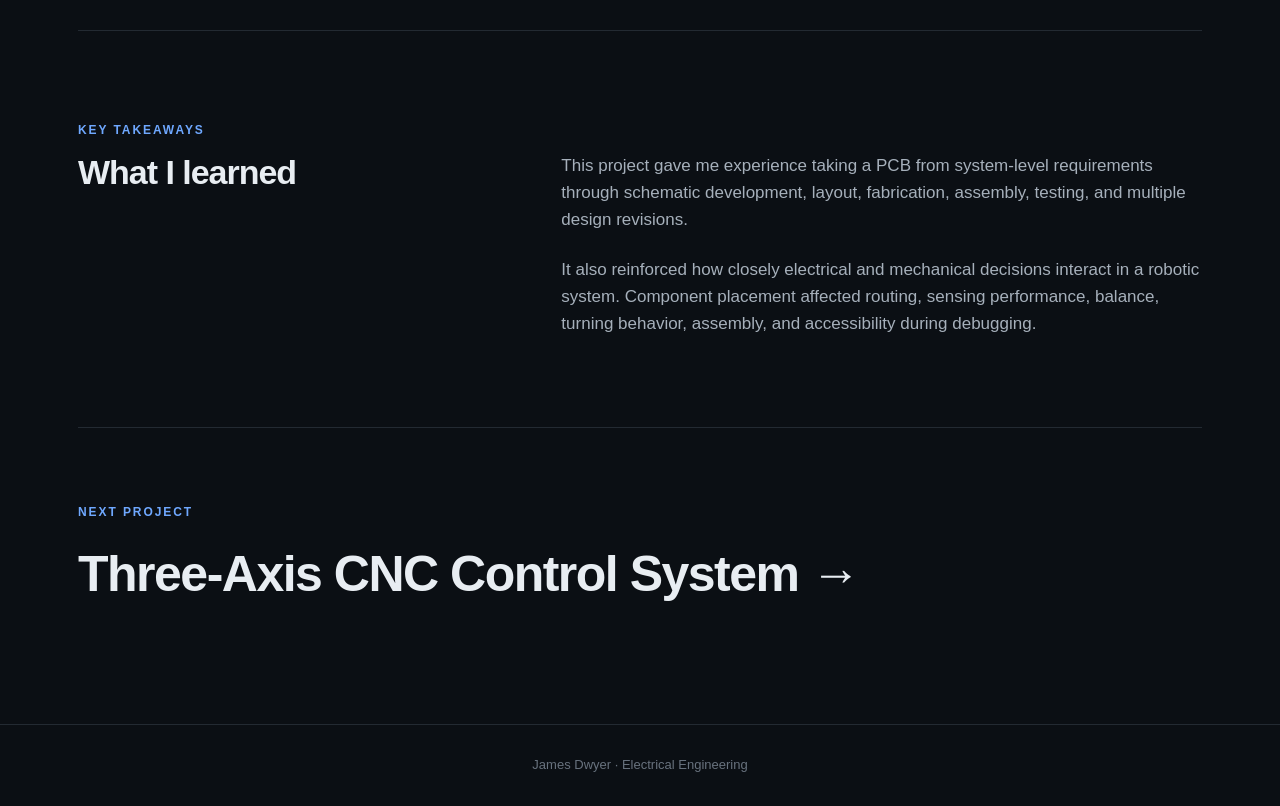
<file: micromouse-pcb/index.html>
<!DOCTYPE html>
<html lang="en">

<head>
    <meta charset="UTF-8">
    <meta name="viewport" content="width=device-width, initial-scale=1.0">

    <title>Micromouse PCB | James Dwyer</title>

    <link rel="stylesheet" href="../style.css">
</head>

<body>

<header>
    <nav>
        <a href="../" class="logo">James Dwyer</a>

        <div class="nav-links">
            <a href="../#projects">Projects</a>
            <a href="../#experience">Experience</a>
            <a href="../#contact">Contact</a>
        </div>
    </nav>
</header>


<main class="project-page">

    <!-- HERO -->

    <section class="project-hero">

        <a href="../#projects" class="back-link">
            ← Back to Projects
        </a>

        <p class="eyebrow">
            FEATURED HARDWARE PROJECT
        </p>

        <h1>
            Micromouse PCB &amp; Electrical System
        </h1>

        <p class="project-hero-description">
            Designed and tested a custom PCB for an autonomous Micromouse robot,
            replacing a breadboard-based electrical system with a compact,
            integrated platform for sensing, motor control, and power distribution.
        </p>

        <div class="project-tags">
            <span>PCB Design</span>
            <span>EasyEDA</span>
            <span>Motor Control</span>
            <span>IR Sensors</span>
            <span>Encoders</span>
            <span>Electrical Testing</span>
        </div>

    </section>


    <!-- PCB LAYOUT -->

    <section class="project-feature-image">

        <img
            src="../assets/micromouse-pcb-layout.png"
            alt="Micromouse PCB layout"
        >

        <p class="image-caption">
            PCB layout showing the six IR sensor positions, motor controller,
            motor connections, and electrical routing.
        </p>

    </section>


    <!-- OVERVIEW -->

    <section class="project-detail-section">

        <p class="section-label">
            OVERVIEW
        </p>

        <div class="project-section-grid">

            <h2>
                Replacing a breadboard-based robot with an integrated PCB
            </h2>

            <div class="project-section-copy">

                <p>
                    Previous Union College Micromouse robots relied on breadboards,
                    loose wiring, and larger stacked components. The wiring made the
                    robots harder to troubleshoot and introduced connection problems
                    as the robot moved through the maze.
                </p>

                <p>
                    I designed a custom PCB that served as both the electrical platform
                    and part of the robot's mechanical structure. The goal was to reduce
                    wiring, decrease the size and weight of the system, improve reliability,
                    and create a platform that was easier to test and debug.
                </p>

            </div>

        </div>

    </section>


    <!-- SYSTEM ARCHITECTURE -->

    <section class="project-detail-section">

        <p class="section-label">
            SYSTEM ARCHITECTURE
        </p>

        <div class="project-section-grid">

            <h2>
                Sensor feedback, motor control, and power distribution
            </h2>

            <div class="project-section-copy">

                <p>
                    Six IR distance sensors are positioned around the front of the
                    robot to measure the surrounding maze walls. Two motor encoders
                    provide feedback on the speed and direction of the drive motors.
                </p>

                <p>
                    The microcontroller receives the sensor and encoder data and uses
                    those inputs to control the two motors through the motor driver.
                    Separate power connections were incorporated for the controller
                    and drive system.
                </p>

            </div>

        </div>


        <div class="project-wide-image">

            <img
                src="../assets/micromouse-schematic.png"
                alt="Micromouse electrical schematic"
            >

            <p class="image-caption">
                Electrical schematic connecting the controller, six IR sensors,
                motor encoders, motor driver, switches, and power input.
            </p>

        </div>

    </section>


    <!-- DESIGN PROCESS -->

    <section class="project-detail-section">

        <p class="section-label">
            DESIGN PROCESS
        </p>

        <h2 class="process-title">
            Designing around electrical and mechanical constraints
        </h2>


        <div class="process-grid">

            <div class="process-card">

                <p class="process-number">01</p>

                <h3>
                    Sensor Placement
                </h3>

                <p>
                    Positioned six IR sensors across the front of the PCB,
                    including forward, side, and 45-degree sensing positions,
                    while maintaining space for routing and mechanical components.
                </p>

            </div>


            <div class="process-card">

                <p class="process-number">02</p>

                <h3>
                    Motor Placement
                </h3>

                <p>
                    Moved the drive motors toward the center of the board in later
                    revisions to improve balance and place the robot's axis of
                    rotation closer to its center.
                </p>

            </div>


            <div class="process-card">

                <p class="process-number">03</p>

                <h3>
                    Power &amp; Ground Planes
                </h3>

                <p>
                    Introduced dedicated power and ground planes to simplify routing.
                    This allowed the design to move from an initial four-layer concept
                    to a two-layer PCB.
                </p>

            </div>


            <div class="process-card">

                <p class="process-number">04</p>

                <h3>
                    Trace &amp; Clearance Design
                </h3>

                <p>
                    Considered current requirements, conductor spacing, trace width,
                    component footprints, routing density, and manufacturing limitations
                    throughout the PCB design.
                </p>

            </div>

        </div>

    </section>


    <!-- ITERATION -->

    <section class="project-detail-section">

        <p class="section-label">
            ITERATION
        </p>

        <div class="project-section-grid">

            <h2>
                Three PCB revisions
            </h2>

            <div class="project-section-copy">

                <p>
                    The PCB went through three design iterations. Each revision was
                    tested and used to identify improvements for the next version.
                </p>

                <p>
                    The second revision revealed a missing motor connection,
                    shorted encoder pins, insufficient clearance for motor mounts,
                    and incomplete silkscreen markings. These problems were corrected
                    in the final design.
                </p>

            </div>

        </div>


        <div class="iteration-flow">

            <div>

                <span>
                    REV 1
                </span>

                <strong>
                    Initial PCB
                </strong>

                <p>
                    Established the original component placement, routing,
                    board geometry, and electrical architecture.
                </p>

            </div>


            <div class="iteration-arrow">
                →
            </div>


            <div>

                <span>
                    REV 2
                </span>

                <strong>
                    Electrical &amp; Mechanical Redesign
                </strong>

                <p>
                    Centralized the motors, removed the secondary PCB,
                    introduced power and ground planes, and simplified the
                    board architecture.
                </p>

            </div>


            <div class="iteration-arrow">
                →
            </div>


            <div>

                <span>
                    REV 3
                </span>

                <strong>
                    Final Validated Design
                </strong>

                <p>
                    Corrected electrical faults, improved motor-mount clearance,
                    refined sensor placement, and added clearer silkscreen markings.
                </p>

            </div>

        </div>

    </section>


    <!-- TESTING -->

    <section class="project-detail-section">

        <p class="section-label">
            TESTING &amp; VALIDATION
        </p>

        <h2 class="process-title">
            Validating the board before and after assembly
        </h2>


        <div class="validation-grid">

            <div class="validation-item">

                <h3>
                    Design Rule Check
                </h3>

                <p>
                    Used PCB design-rule checks before fabrication to verify
                    electrical connections, trace widths, and conductor spacing.
                </p>

            </div>


            <div class="validation-item">

                <h3>
                    Continuity Testing
                </h3>

                <p>
                    Cross-referenced PCB connections against the schematic and
                    used a digital multimeter to verify continuity before and
                    after component soldering.
                </p>

            </div>


            <div class="validation-item">

                <h3>
                    IR Sensor Testing
                </h3>

                <p>
                    Tested the sensors against maze walls and plotted their
                    analog responses to verify that changes in wall distance
                    were being measured correctly.
                </p>

            </div>


            <div class="validation-item">

                <h3>
                    Motor Encoder Testing
                </h3>

                <p>
                    Monitored encoder feedback while changing motor speed and
                    used oscilloscope-based troubleshooting when investigating
                    motor and encoder signals.
                </p>

            </div>

        </div>

    </section>


    <!-- RESULT -->

    <section class="project-detail-section project-result">

        <p class="section-label">
            FINAL RESULT
        </p>

        <div class="project-section-grid">

            <h2>
                From PCB design to an assembled robotic platform
            </h2>

            <div class="project-section-copy">

                <p>
                    The final PCB passed continuity testing and successfully
                    integrated the IR sensors, motor encoders, motor controller,
                    microcontroller, drive motors, and supporting mechanical components.
                </p>

                <p>
                    Replacing the previous breadboard-based architecture reduced
                    wiring clutter, improved debugging access, lowered the physical
                    profile of the robot, and created a more durable platform for
                    continued development by the robotics team.
                </p>

            </div>

        </div>


        <div class="project-wide-image">

            <img
                src="../assets/micromouse-final-assembled.png"
                alt="Final assembled Micromouse robot"
            >

            <p class="image-caption">
                Final assembled Micromouse showing the custom PCB integrated
                with the IR sensors, drive motors, wheels, motor controller,
                microcontroller, and mechanical supports.
            </p>

        </div>

    </section>


    <!-- TAKEAWAYS -->

    <section class="project-detail-section">

        <p class="section-label">
            KEY TAKEAWAYS
        </p>

        <div class="project-section-grid">

            <h2>
                What I learned
            </h2>

            <div class="project-section-copy">

                <p>
                    This project gave me experience taking a PCB from system-level
                    requirements through schematic development, layout, fabrication,
                    assembly, testing, and multiple design revisions.
                </p>

                <p>
                    It also reinforced how closely electrical and mechanical decisions
                    interact in a robotic system. Component placement affected routing,
                    sensing performance, balance, turning behavior, assembly, and
                    accessibility during debugging.
                </p>

            </div>

        </div>

    </section>


    <!-- NEXT -->

    <section class="next-project-section">

        <p class="section-label">
            NEXT PROJECT
        </p>

        <a href="../cnc-control-system/">
            <h2>
                Three-Axis CNC Control System →
            </h2>
        </a>

    </section>

</main>


<footer>
    <p>
        James Dwyer · Electrical Engineering
    </p>
</footer>

</body>

</html>
</file>
<file: style.css>
/* =========================
   RESET / BASE
========================= */

* {
    box-sizing: border-box;
    margin: 0;
    padding: 0;
}

html {
    scroll-behavior: smooth;
}

body {
    font-family:
        Inter,
        -apple-system,
        BlinkMacSystemFont,
        "Segoe UI",
        Arial,
        sans-serif;

    background: #0b0f14;
    color: #e8edf2;
    line-height: 1.6;
}

a {
    color: inherit;
    text-decoration: none;
}

img {
    display: block;
    width: 100%;
}


/* =========================
   NAVIGATION
========================= */

header {
    position: sticky;
    top: 0;
    z-index: 100;

    background: rgba(11, 15, 20, 0.96);
    border-bottom: 1px solid #232a32;
}

nav {
    max-width: 1180px;
    margin: 0 auto;
    padding: 20px 28px;

    display: flex;
    justify-content: space-between;
    align-items: center;
}

.logo {
    font-size: 20px;
    font-weight: 700;
}

.nav-links {
    display: flex;
    gap: 30px;
}

.nav-links a {
    color: #aeb8c4;
    font-size: 14px;
    transition: color 0.2s ease;
}

.nav-links a:hover {
    color: #ffffff;
}


/* =========================
   GENERAL
========================= */

main {
    max-width: 1180px;
    margin: 0 auto;
    padding: 0 28px;
}

section {
    padding: 100px 0;
}

.section-label,
.eyebrow {
    color: #6fa8ff;
    font-size: 12px;
    font-weight: 700;
    letter-spacing: 0.16em;
    margin-bottom: 12px;
}


/* =========================
   HERO
========================= */

.hero {
    min-height: 78vh;

    display: flex;
    flex-direction: column;
    justify-content: center;

    max-width: 1000px;
}

.hero h1 {
    font-size: clamp(52px, 8vw, 90px);
    line-height: 1;
    letter-spacing: -0.05em;
    margin-bottom: 20px;
}

.hero h2 {
    color: #aeb8c4;
    font-size: clamp(20px, 3vw, 30px);
    font-weight: 500;
    line-height: 1.4;
    margin-bottom: 26px;
}

.hero-description {
    color: #9ca7b4;
    max-width: 700px;
    font-size: 18px;
}

.hero-buttons {
    display: flex;
    gap: 14px;
    margin-top: 34px;
}

.button {
    display: inline-flex;
    align-items: center;
    justify-content: center;

    padding: 12px 20px;

    border-radius: 7px;

    font-size: 14px;
    font-weight: 700;

    transition:
        transform 0.2s ease,
        background 0.2s ease,
        border-color 0.2s ease;
}

.button.primary {
    background: #e8edf2;
    color: #0b0f14;
}

.button.primary:hover {
    background: #ffffff;
    transform: translateY(-2px);
}

.button.secondary {
    border: 1px solid #303944;
    color: #d2d8df;
}

.button.secondary:hover {
    border-color: #697583;
    background: #121820;
}


/* =========================
   ABOUT / HEADSHOT
========================= */

.about-section {
    display: grid;
    grid-template-columns: 320px 1fr;
    gap: 70px;

    align-items: center;

    border-top: 1px solid #232a32;
}

.about-photo-wrapper {
    width: 100%;
}

.about-photo {
    width: 100%;
    max-width: 320px;
    aspect-ratio: 1 / 1;

    object-fit: cover;

    border-radius: 18px;

    border: 1px solid #303944;

    box-shadow: 0 20px 50px rgba(0, 0, 0, 0.25);
}

.about-content {
    max-width: 650px;
}

.about-content h2 {
    font-size: 40px;

    line-height: 1.15;

    letter-spacing: -0.03em;

    margin-bottom: 22px;
}

.about-content p:not(.section-label) {
    color: #9ca7b4;

    font-size: 17px;

    margin-bottom: 16px;
}


/* =========================
   SECTION HEADINGS
========================= */

.projects-section > h2,
.experience-section > h2,
.contact-section > h2 {
    font-size: 42px;
    letter-spacing: -0.03em;
    margin-bottom: 40px;
}


/* =========================
   PROJECTS
========================= */

.projects-section {
    border-top: 1px solid #232a32;
}

.project-grid {
    display: grid;
    grid-template-columns: repeat(2, 1fr);
    gap: 24px;
}

.project-card {
    overflow: hidden;

    background: #10161d;

    border: 1px solid #252d36;
    border-radius: 12px;

    transition:
        transform 0.2s ease,
        border-color 0.2s ease;
}

.project-card:hover {
    transform: translateY(-4px);
    border-color: #46515e;
}

.project-card.featured {
    grid-column: 1 / -1;

    display: grid;
    grid-template-columns: 1.15fr 1fr;
}

.project-card img {
    height: 260px;
    object-fit: cover;
    background: #070a0d;
}

.project-card.featured img {
    height: 100%;
    min-height: 380px;
    object-fit: contain;
    padding: 20px;
}

.project-content {
    padding: 28px;
}

.project-number {
    color: #6fa8ff;
    font-size: 12px;
    font-weight: 700;
    margin-bottom: 10px;
}

.project-content h3 {
    font-size: 24px;
    letter-spacing: -0.02em;
    margin-bottom: 14px;
}

.project-content > p:not(.project-number) {
    color: #9ca7b4;
    margin-bottom: 20px;
}

.tags {
    display: flex;
    flex-wrap: wrap;
    gap: 8px;
    margin-bottom: 25px;
}

.tags span {
    border: 1px solid #303944;
    border-radius: 999px;

    padding: 5px 10px;

    color: #b8c1cb;
    font-size: 11px;
}


/* =========================
   ORANGE PROJECT BUTTONS
========================= */

.project-link {
    display: inline-flex;
    align-items: center;
    justify-content: center;

    padding: 13px 20px;

    background: #f59e0b;
    color: #111111;

    border: 1px solid #f59e0b;
    border-radius: 7px;

    font-size: 15px;
    font-weight: 800;

    line-height: 1.2;

    cursor: pointer;

    transition:
        background 0.2s ease,
        border-color 0.2s ease,
        transform 0.2s ease,
        box-shadow 0.2s ease;
}

.project-link:hover {
    background: #fbbf24;
    border-color: #fbbf24;
    color: #111111;

    transform: translateY(-2px);

    box-shadow: 0 7px 20px rgba(245, 158, 11, 0.25);
}


/* =========================
   EXPERIENCE
========================= */

.experience-section {
    border-top: 1px solid #232a32;
}

.experience-item {
    display: grid;
    grid-template-columns: 0.8fr 1.5fr;
    gap: 60px;

    padding: 36px 0;

    border-top: 1px solid #232a32;
}

.experience-item:last-child {
    border-bottom: 1px solid #232a32;
}

.experience-left h3 {
    font-size: 20px;
    line-height: 1.35;
    margin-bottom: 6px;
}

.experience-company {
    color: #c2cad3;
    font-size: 15px;
    margin-bottom: 7px;
}

.experience-date {
    color: #727e8a;
    font-size: 13px;
}

.experience-bullets {
    color: #aab4bf;
    padding-left: 20px;
}

.experience-bullets li {
    margin-bottom: 12px;
    padding-left: 3px;
}

.experience-bullets li:last-child {
    margin-bottom: 0;
}


/* =========================
   CONTACT
========================= */

.contact-section {
    border-top: 1px solid #232a32;
    padding-bottom: 120px;
}

.contact-section > p:not(.section-label) {
    color: #9ca7b4;
    max-width: 620px;
    font-size: 18px;
}

.contact-links {
    display: flex;
    gap: 25px;
    margin-top: 28px;
}

.contact-links a {
    padding-bottom: 3px;
    border-bottom: 1px solid #4b5663;
    font-weight: 600;
}

.contact-links a:hover {
    color: #6fa8ff;
}


/* =========================
   FOOTER
========================= */

footer {
    padding: 30px 28px;

    border-top: 1px solid #232a32;

    color: #68727e;
    font-size: 13px;
    text-align: center;
}


/* =========================
   PROJECT DETAIL PAGES
========================= */

.project-page {
    max-width: 1180px;
    margin: 0 auto;
    padding: 0 28px;
}

.project-hero {
    padding: 90px 0 65px;
    max-width: 930px;
}

.back-link {
    display: inline-block;
    color: #7f8b98;
    font-size: 13px;
    margin-bottom: 50px;
}

.back-link:hover {
    color: #ffffff;
}

.project-hero h1 {
    font-size: clamp(48px, 7vw, 78px);
    line-height: 1.05;
    letter-spacing: -0.045em;
    margin-bottom: 25px;
}

.project-hero-description {
    max-width: 780px;
    color: #a6b0bb;
    font-size: 20px;
    line-height: 1.65;
}

.project-tags {
    display: flex;
    flex-wrap: wrap;
    gap: 8px;
    margin-top: 30px;
}

.project-tags span {
    border: 1px solid #303944;
    border-radius: 999px;

    padding: 6px 12px;

    font-size: 12px;
    color: #b8c1cb;
}


/* PROJECT IMAGES */

.project-feature-image {
    padding: 0 0 100px;
}

.project-feature-image img,
.project-wide-image img {
    background: #080c10;

    border: 1px solid #242c35;
    border-radius: 12px;

    padding: 30px;

    max-height: 720px;
    object-fit: contain;
}

.image-caption {
    margin-top: 12px;
    color: #687583;
    font-size: 12px;
}


/* PROJECT SECTIONS */

.project-detail-section {
    border-top: 1px solid #232a32;
    padding: 90px 0;
}

.project-section-grid {
    display: grid;
    grid-template-columns: 0.85fr 1.35fr;
    gap: 80px;
}

.project-section-grid h2 {
    font-size: 34px;
    line-height: 1.2;
    letter-spacing: -0.03em;
}

.project-section-copy {
    color: #a6b0bb;
    font-size: 17px;
}

.project-section-copy p + p {
    margin-top: 22px;
}

.project-wide-image {
    margin-top: 60px;
}


/* PROCESS */

.process-title {
    max-width: 650px;
    margin-bottom: 40px;

    font-size: 34px;
    letter-spacing: -0.03em;
}

.process-grid {
    display: grid;
    grid-template-columns: repeat(2, 1fr);
    gap: 18px;
}

.process-card {
    border: 1px solid #252d36;
    background: #10161d;

    border-radius: 10px;

    padding: 26px;
}

.process-number {
    color: #6fa8ff;
    font-size: 11px;
    font-weight: 700;
    margin-bottom: 12px;
}

.process-card h3 {
    font-size: 19px;
    margin-bottom: 10px;
}

.process-card p {
    color: #929da9;
}


/* ITERATIONS */

.iteration-flow {
    display: grid;
    grid-template-columns: 1fr auto 1fr auto 1fr;

    align-items: center;

    gap: 18px;
    margin-top: 60px;
}

.iteration-flow > div:not(.iteration-arrow) {
    border: 1px solid #252d36;
    border-radius: 10px;

    padding: 24px;

    background: #10161d;
}

.iteration-flow span {
    display: block;

    color: #6fa8ff;

    font-size: 11px;
    font-weight: 700;

    margin-bottom: 10px;
}

.iteration-flow strong {
    display: block;
    margin-bottom: 10px;
}

.iteration-flow p {
    color: #8f9aa6;
    font-size: 14px;
}

.iteration-arrow {
    color: #586574;
    font-size: 24px;
}


/* VALIDATION */

.validation-grid {
    display: grid;
    grid-template-columns: repeat(2, 1fr);
    gap: 18px;
}

.validation-item {
    border-top: 1px solid #303944;
    padding-top: 22px;
}

.validation-item h3 {
    margin-bottom: 8px;
}

.validation-item p {
    color: #929da9;
}


/* RESULT */

.project-result {
    padding-bottom: 100px;
}


/* NEXT PROJECT */

.next-project-section {
    border-top: 1px solid #232a32;
    padding: 75px 0 110px;
}

.next-project-section h2 {
    font-size: clamp(28px, 5vw, 50px);
    letter-spacing: -0.03em;

    transition: color 0.2s ease;
}

.next-project-section a:hover h2 {
    color: #6fa8ff;
}


/* =========================
   TABLET / MOBILE
========================= */

@media (max-width: 800px) {

    nav {
        padding: 18px 20px;
    }

    .nav-links {
        gap: 16px;
    }

    main {
        padding: 0 20px;
    }

    section {
        padding: 70px 0;
    }

    .hero {
        min-height: 72vh;
    }

    .hero-buttons {
        flex-wrap: wrap;
    }


    /* ABOUT */

    .about-section {
        grid-template-columns: 1fr;
        gap: 35px;
    }

    .about-photo {
        max-width: 280px;
    }


    /* PROJECTS */

    .project-grid {
        grid-template-columns: 1fr;
    }

    .project-card.featured {
        grid-column: auto;
        display: block;
    }

    .project-card.featured img,
    .project-card img {
        height: 250px;
        min-height: 0;
    }


    /* EXPERIENCE */

    .experience-item {
        grid-template-columns: 1fr;
        gap: 22px;
    }

    .projects-section > h2,
    .experience-section > h2,
    .contact-section > h2 {
        font-size: 34px;
    }


    /* PROJECT PAGES */

    .project-page {
        padding: 0 20px;
    }

    .project-hero {
        padding-top: 60px;
    }

    .project-section-grid {
        grid-template-columns: 1fr;
        gap: 28px;
    }

    .process-grid,
    .validation-grid {
        grid-template-columns: 1fr;
    }

    .iteration-flow {
        grid-template-columns: 1fr;
    }

    .iteration-arrow {
        transform: rotate(90deg);
        text-align: center;
    }

    .project-feature-image img,
    .project-wide-image img {
        padding: 15px;
    }

}


/* =========================
   SMALL MOBILE
========================= */

@media (max-width: 500px) {

    .logo {
        font-size: 17px;
    }

    .nav-links {
        gap: 10px;
    }

    .nav-links a {
        font-size: 11px;
    }

    .hero-description {
        font-size: 16px;
    }

    .hero h2 {
        line-height: 1.45;
    }

    .about-content h2 {
        font-size: 32px;
    }

    .project-content {
        padding: 22px;
    }

    .project-link {
        width: 100%;
        padding: 13px 14px;
        text-align: center;
    }

    .contact-links {
        flex-direction: column;
        align-items: flex-start;
        gap: 14px;
    }

    .project-hero-description {
        font-size: 17px;
    }

}
</file>
